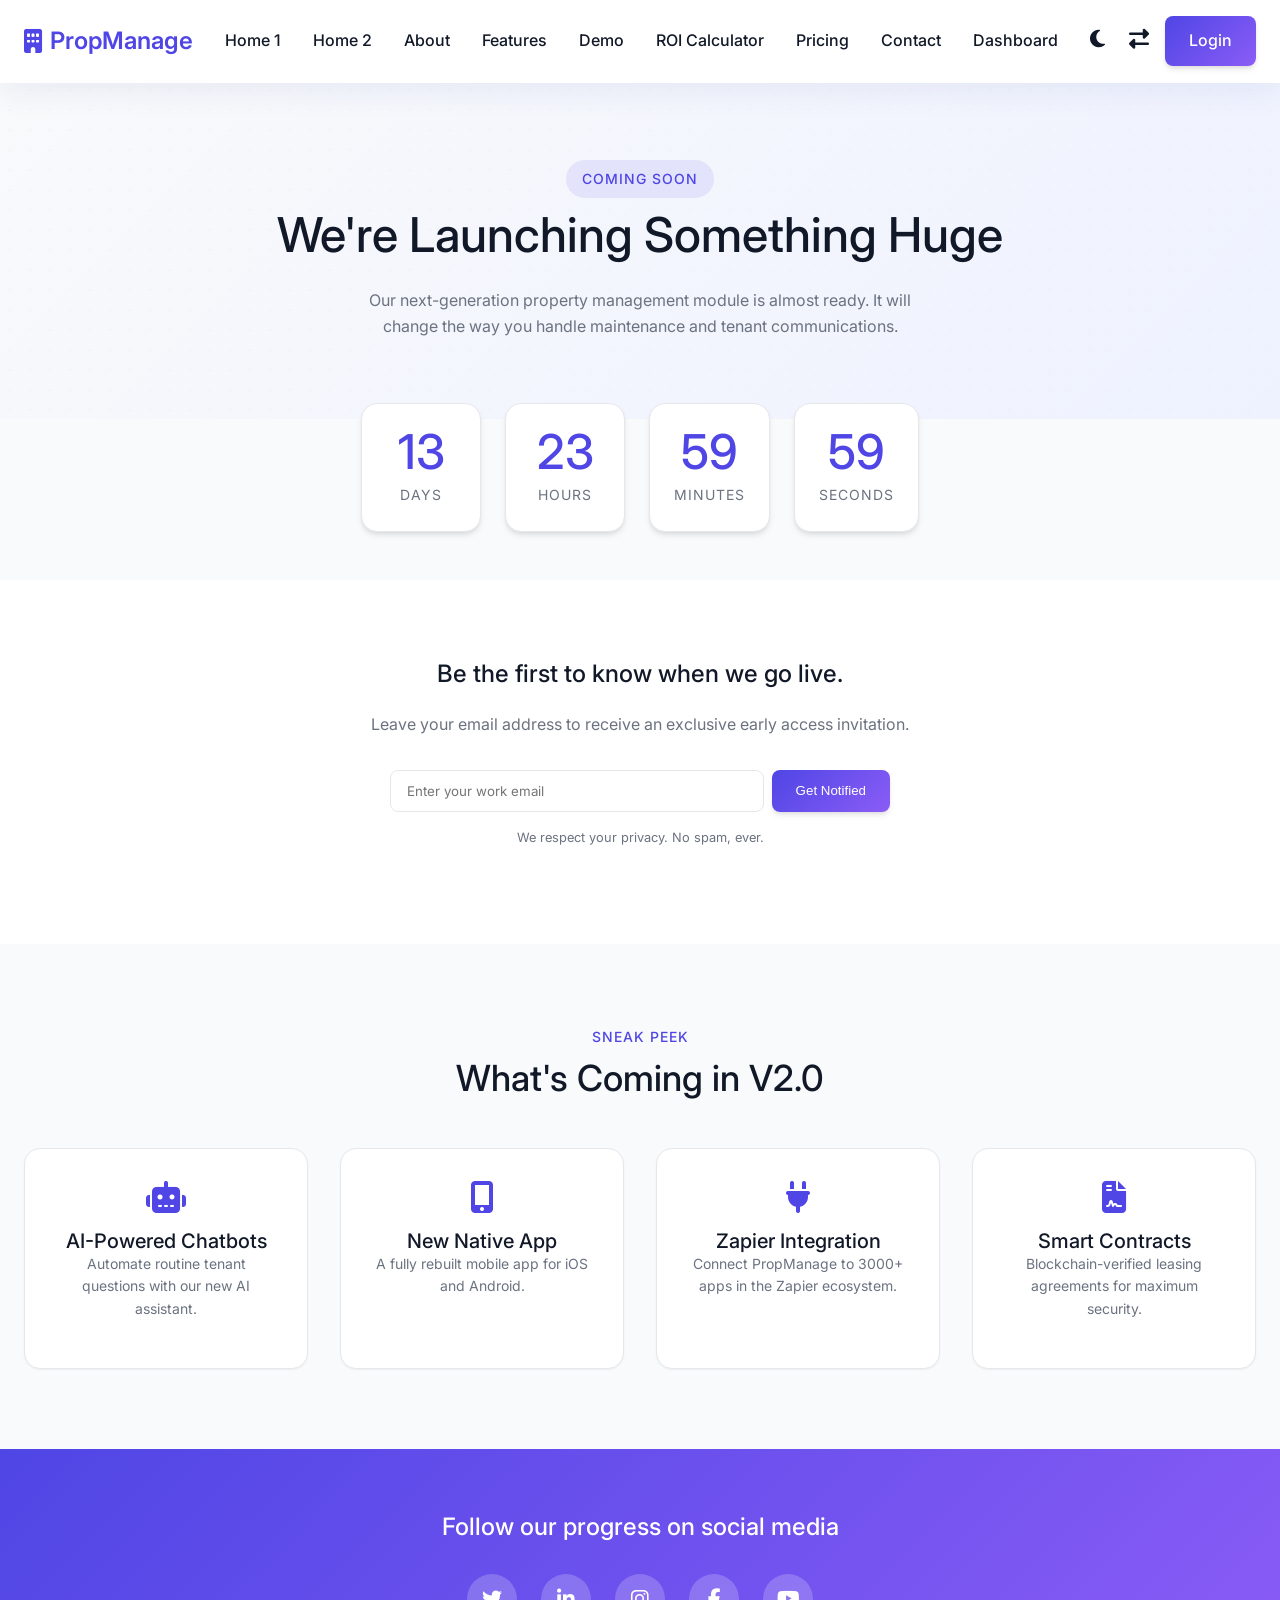
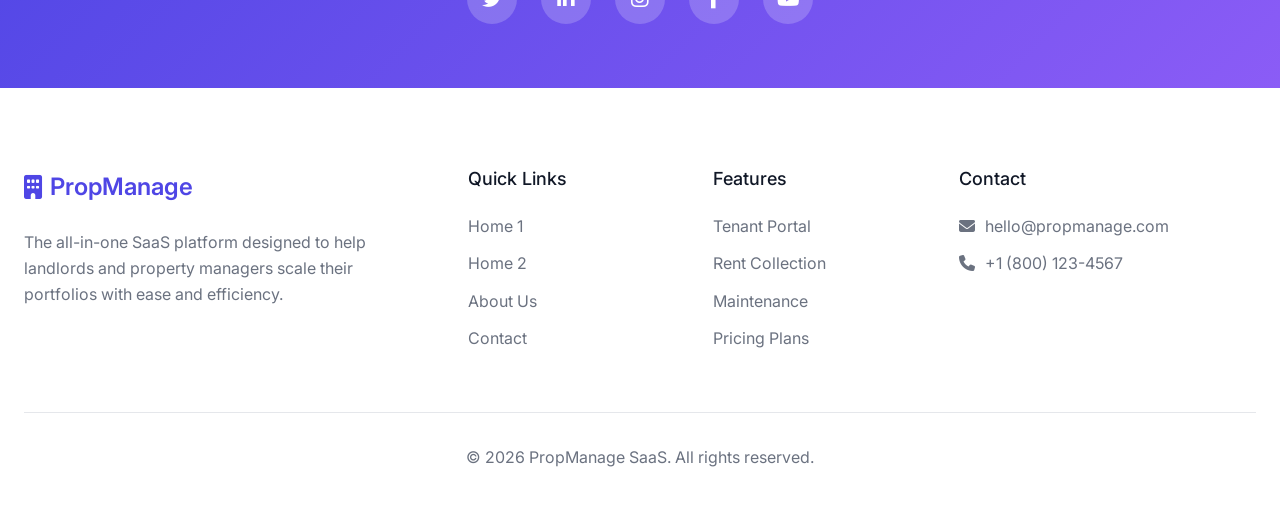
<file: coming-soon.html>
<!DOCTYPE html>
<html lang="en" dir="ltr">
<head>
    <meta charset="UTF-8">
    <meta name="viewport" content="width=device-width, initial-scale=1.0">
    <title>Coming Soon - PropManage SaaS</title>
    
    <link rel="stylesheet" href="https://cdnjs.cloudflare.com/ajax/libs/font-awesome/6.5.1/css/all.min.css">
    <link href="https://unpkg.com/aos@2.3.1/dist/aos.css" rel="stylesheet">
    <link rel="stylesheet" href="assets/css/style.css">
    <link rel="stylesheet" href="assets/css/dark-mode.css">
    <link rel="stylesheet" href="assets/css/rtl.css">

    <style>
        .cs-hero {
            padding: 10rem 0 5rem;
            text-align: center;
            background: linear-gradient(135deg, var(--bg-main) 0%, var(--primary-light) 100%);
            position: relative;
            overflow: hidden;
        }
        .cs-hero::after {
            content: '';
            position: absolute;
            top: 0; left: 0; right: 0; bottom: 0;
            background-image: radial-gradient(var(--border-color) 1px, transparent 1px);
            background-size: 20px 20px;
            opacity: 0.3;
            z-index: 0;
        }
        .cs-hero-content { position: relative; z-index: 1; }
        
        .countdown-container {
            display: flex;
            justify-content: center;
            gap: 1.5rem;
            margin: 3rem 0;
            flex-wrap: wrap;
        }
        .countdown-item {
            background: var(--bg-card);
            border: 1px solid var(--border-color);
            border-radius: var(--radius-lg);
            padding: 1.5rem;
            min-width: 120px;
            box-shadow: var(--shadow-md);
            text-align: center;
        }
        .countdown-item h3 {
            font-size: 3rem;
            color: var(--primary);
            margin: 0;
            line-height: 1;
        }
        .countdown-item span {
            color: var(--text-muted);
            font-size: 0.875rem;
            text-transform: uppercase;
            letter-spacing: 1px;
            display: block;
            margin-top: 0.5rem;
        }
        
        .subscription-section {
            padding: 5rem 0;
            background: var(--bg-card);
        }
        .subscribe-form {
            display: flex;
            max-width: 500px;
            margin: 0 auto;
            gap: 0.5rem;
        }
        .subscribe-form input { flex: 1; }
        
        .upcoming-features {
            padding: 5rem 0;
            background: var(--bg-main);
        }
        .feature-teaser {
            background: var(--bg-card);
            border-radius: var(--radius-lg);
            padding: 2rem;
            text-align: center;
            box-shadow: var(--shadow-sm);
            border: 1px solid var(--border-color);
            transition: var(--transition);
            height: 100%;
        }
        .feature-teaser:hover { transform: translateY(-5px); box-shadow: var(--shadow-md); }
        .feature-teaser i { font-size: 2rem; color: var(--primary); margin-bottom: 1rem; }
        
        .social-section {
            padding: 4rem 0;
            text-align: center;
            background: linear-gradient(135deg, var(--primary) 0%, var(--accent) 100%);
            color: white;
        }
        .social-section h3 { color: white; margin-bottom: 2rem; }
        .social-links {
            display: flex;
            justify-content: center;
            gap: 1.5rem;
        }
        .social-links a {
            width: 50px;
            height: 50px;
            background: rgba(255, 255, 255, 0.2);
            color: white;
            border-radius: 50%;
            display: flex;
            align-items: center;
            justify-content: center;
            font-size: 1.25rem;
            transition: var(--transition);
        }
        .social-links a:hover {
            background: white;
            color: var(--primary);
            transform: scale(1.1);
        }

        @media (max-width: 768px) {
            .subscribe-form { flex-direction: column; }
        }
    </style>
<link rel="icon" type="image/svg+xml" href="favicon.svg">
</head>
<body>

    <!-- Navbar -->
    <nav class="navbar glass-panel" style="border-radius: 0; border-top: none; border-left: none; border-right: none;">
        <div class="container d-flex justify-between align-center">
            <a href="index.html" class="logo"><i class="fas fa-building"></i> PropManage</a>
            <button class="mobile-menu-btn"><i class="fas fa-bars"></i></button>
                        <ul class="nav-links">
                <li><a href="index.html">Home 1</a></li>
                <li><a href="home-2.html">Home 2</a></li>
                <li><a href="about.html">About</a></li>
                <li><a href="features.html">Features</a></li>
                <li><a href="demo.html">Demo</a></li>
                <li><a href="roi-calculator.html">ROI Calculator</a></li>
                <li><a href="pricing.html">Pricing</a></li>
                <li><a href="contact.html">Contact</a></li>
                <li><a href="dashboard.html">Dashboard</a></li>
            </ul>
            <div class="nav-actions">
                <button id="theme-toggle" class="theme-toggle" aria-label="Toggle Dark Mode"><i class="fas fa-moon"></i></button>
                <button id="rtl-toggle" class="theme-toggle" aria-label="Toggle RTL" style="margin-left: 10px;"><i class="fas fa-exchange-alt"></i></button>
                <a href="login.html" class="btn btn-primary">Login</a>
            </div>
        </div>
    </nav>

    <!-- SECTION 1: Hero -->
    <header class="cs-hero">
        <div class="container cs-hero-content" data-aos="fade-up">
            <span class="subheading" style="background: rgba(79, 70, 229, 0.1); padding: 0.5rem 1rem; border-radius: 20px;">Coming Soon</span>
            <h1 class="mb-3 mt-3">We're Launching Something Huge</h1>
            <p style="max-width: 600px; margin: 0 auto;">Our next-generation property management module is almost ready. It will change the way you handle maintenance and tenant communications.</p>
        </div>
    </header>

    <!-- SECTION 2: Countdown Timer -->
    <section style="margin-top: -4rem; position: relative; z-index: 2;">
        <div class="container" data-aos="zoom-in">
            <div class="countdown-container">
                <div class="countdown-item">
                    <h3 id="days">00</h3>
                    <span>Days</span>
                </div>
                <div class="countdown-item">
                    <h3 id="hours">00</h3>
                    <span>Hours</span>
                </div>
                <div class="countdown-item">
                    <h3 id="minutes">00</h3>
                    <span>Minutes</span>
                </div>
                <div class="countdown-item">
                    <h3 id="seconds">00</h3>
                    <span>Seconds</span>
                </div>
            </div>
        </div>
    </section>

    <!-- SECTION 3: Email Subscription -->
    <section class="subscription-section">
        <div class="container text-center" data-aos="fade-up">
            <h3 class="mb-3">Be the first to know when we go live.</h3>
            <p class="mb-4">Leave your email address to receive an exclusive early access invitation.</p>
            
            <form class="subscribe-form">
                <input type="email" class="form-control" placeholder="Enter your work email" required>
                <button type="submit" class="btn btn-primary">Get Notified</button>
            </form>
            <p style="font-size: 0.8rem; color: var(--text-muted); margin-top: 1rem;">We respect your privacy. No spam, ever.</p>
        </div>
    </section>

    <!-- SECTION 4: Upcoming Features (4 Cards) -->
    <section class="upcoming-features">
        <div class="container">
            <div class="text-center mb-5" data-aos="fade-up">
                <span class="subheading">Sneak Peek</span>
                <h2>What's Coming in V2.0</h2>
            </div>
            
            <div class="grid-4">
                <div class="feature-teaser" data-aos="fade-up" data-aos-delay="100">
                    <i class="fas fa-robot"></i>
                    <h4>AI-Powered Chatbots</h4>
                    <p class="text-muted" style="font-size: 0.875rem;">Automate routine tenant questions with our new AI assistant.</p>
                </div>
                <div class="feature-teaser" data-aos="fade-up" data-aos-delay="200">
                    <i class="fas fa-mobile-alt"></i>
                    <h4>New Native App</h4>
                    <p class="text-muted" style="font-size: 0.875rem;">A fully rebuilt mobile app for iOS and Android.</p>
                </div>
                <div class="feature-teaser" data-aos="fade-up" data-aos-delay="300">
                    <i class="fas fa-plug"></i>
                    <h4>Zapier Integration</h4>
                    <p class="text-muted" style="font-size: 0.875rem;">Connect PropManage to 3000+ apps in the Zapier ecosystem.</p>
                </div>
                <div class="feature-teaser" data-aos="fade-up" data-aos-delay="400">
                    <i class="fas fa-file-contract"></i>
                    <h4>Smart Contracts</h4>
                    <p class="text-muted" style="font-size: 0.875rem;">Blockchain-verified leasing agreements for maximum security.</p>
                </div>
            </div>
        </div>
    </section>

    <!-- SECTION 5: Social Media Section -->
    <section class="social-section">
        <div class="container" data-aos="fade-up">
            <h3>Follow our progress on social media</h3>
            <div class="social-links">
                <a href="#"><i class="fab fa-twitter"></i></a>
                <a href="#"><i class="fab fa-linkedin-in"></i></a>
                <a href="#"><i class="fab fa-instagram"></i></a>
                <a href="#"><i class="fab fa-facebook-f"></i></a>
                <a href="#"><i class="fab fa-youtube"></i></a>
            </div>
        </div>
    </section>

    <!-- Footer -->
    <footer class="footer" style="border-top: none;">
        <div class="container">
            <div class="footer-grid">
                <div class="footer-col">
                    <a href="index.html" class="logo mb-3"><i class="fas fa-building"></i> PropManage</a>
                    <p>The all-in-one SaaS platform designed to help landlords and property managers scale their portfolios with ease and efficiency.</p>
                </div>
                <div class="footer-col">
                    <h4>Quick Links</h4>
                    <ul class="footer-links">
                        <li><a href="index.html">Home 1</a></li>
                        <li><a href="home-2.html">Home 2</a></li>
                        <li><a href="about.html">About Us</a></li>
                        <li><a href="contact.html">Contact</a></li>
                    </ul>
                </div>
                <div class="footer-col">
                    <h4>Features</h4>
                    <ul class="footer-links">
                        <li><a href="features.html">Tenant Portal</a></li>
                        <li><a href="features.html">Rent Collection</a></li>
                        <li><a href="features.html">Maintenance</a></li>
                        <li><a href="pricing.html">Pricing Plans</a></li>
                    </ul>
                </div>
                <div class="footer-col">
                    <h4>Contact</h4>
                    <ul class="footer-links">
                        <li><a href="mailto:hello@propmanage.com"><i class="fas fa-envelope" style="margin-right: 10px;"></i>hello@propmanage.com</a></li>
                        <li><a href="tel:+18001234567"><i class="fas fa-phone" style="margin-right: 10px;"></i>+1 (800) 123-4567</a></li>
                    </ul>
                </div>
            </div>
            <div class="footer-bottom">
                <p>&copy; 2026 PropManage SaaS. All rights reserved.</p>
            </div>
        </div>
    </footer>

    <script src="https://unpkg.com/aos@2.3.1/dist/aos.js"></script>
    <script src="assets/js/main.js"></script>
    <script>
        // Countdown Timer Logic
        const countDownDate = new Date().getTime() + (14 * 24 * 60 * 60 * 1000); // 14 days from now

        const x = setInterval(function() {
            const now = new Date().getTime();
            const distance = countDownDate - now;

            const days = Math.floor(distance / (1000 * 60 * 60 * 24));
            const hours = Math.floor((distance % (1000 * 60 * 60 * 24)) / (1000 * 60 * 60));
            const minutes = Math.floor((distance % (1000 * 60 * 60)) / (1000 * 60));
            const seconds = Math.floor((distance % (1000 * 60)) / 1000);

            document.getElementById("days").innerHTML = days < 10 ? "0" + days : days;
            document.getElementById("hours").innerHTML = hours < 10 ? "0" + hours : hours;
            document.getElementById("minutes").innerHTML = minutes < 10 ? "0" + minutes : minutes;
            document.getElementById("seconds").innerHTML = seconds < 10 ? "0" + seconds : seconds;

            if (distance < 0) {
                clearInterval(x);
                document.getElementById("days").innerHTML = "00";
                document.getElementById("hours").innerHTML = "00";
                document.getElementById("minutes").innerHTML = "00";
                document.getElementById("seconds").innerHTML = "00";
            }
        }, 1000);
    </script>
</body>
</html>
</file>
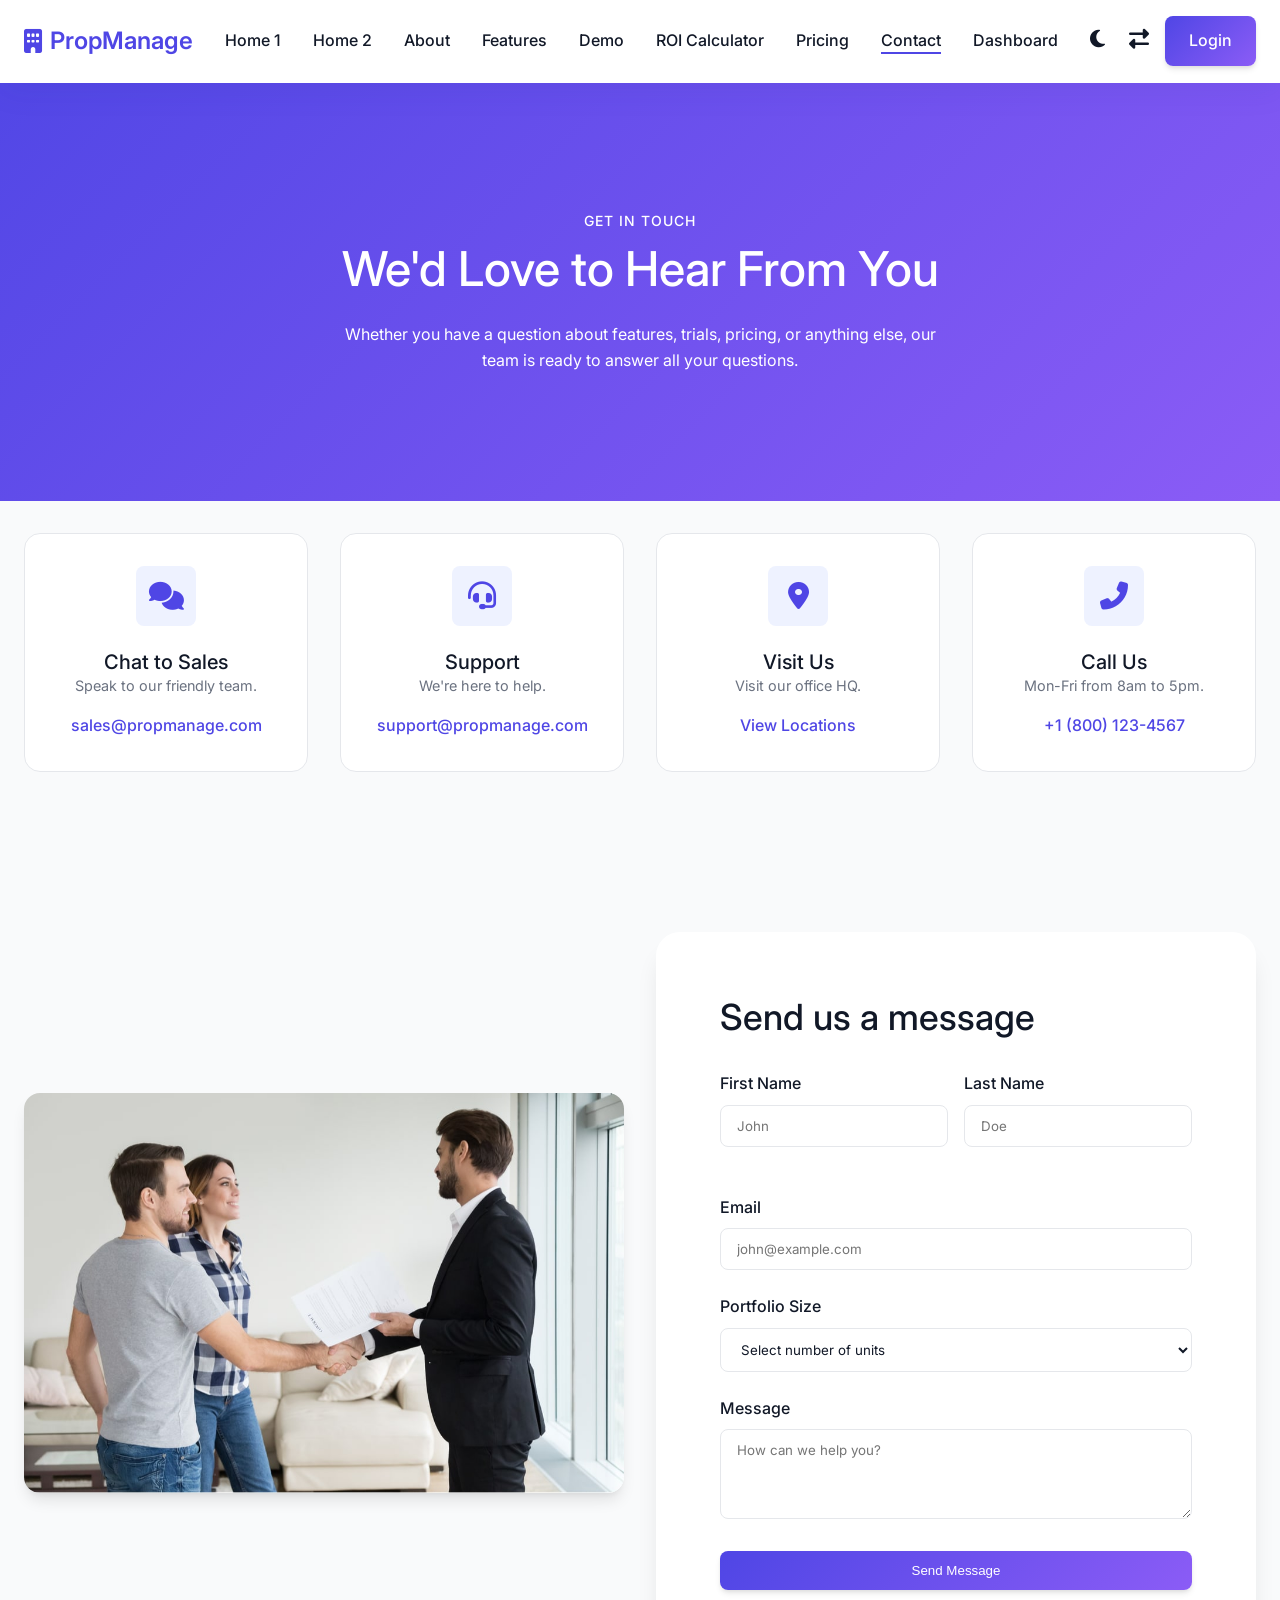
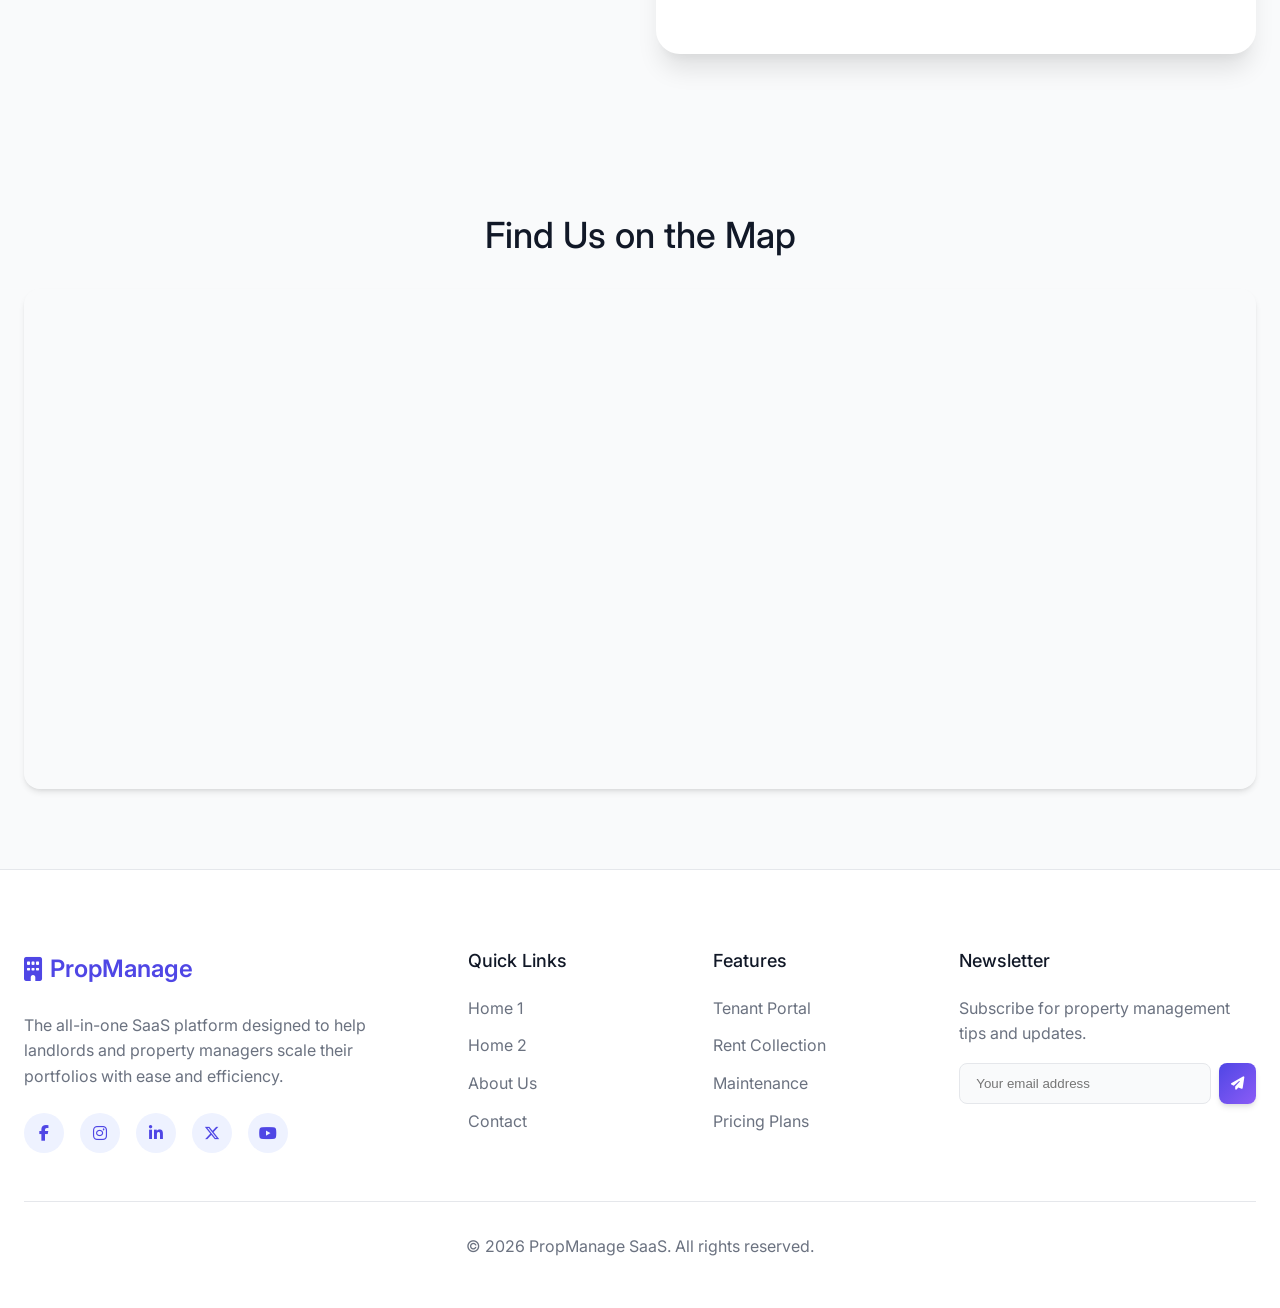
<file: contact.html>
<!DOCTYPE html>
<html lang="en" dir="ltr">
<head>
    <meta charset="UTF-8">
    <meta name="viewport" content="width=device-width, initial-scale=1.0">
    <title>Contact Us - PropManage SaaS</title>
    
    <link rel="stylesheet" href="https://cdnjs.cloudflare.com/ajax/libs/font-awesome/6.5.1/css/all.min.css">
    <link href="https://unpkg.com/aos@2.3.1/dist/aos.css" rel="stylesheet">
    <link rel="stylesheet" href="assets/css/style.css">
    <link rel="stylesheet" href="assets/css/dark-mode.css">
    <link rel="stylesheet" href="assets/css/rtl.css">

    <style>
        .contact-hero {
            padding: 13rem 0 8rem;
            background: linear-gradient(135deg, var(--primary) 0%, var(--accent) 100%);
            color: white;
            text-align: center;
        }
        .contact-hero h1, .contact-hero p, .contact-hero .subheading { color: white; }
        
        .contact-method-card {
            background: var(--bg-card);
            border: 1px solid var(--border-color);
            border-radius: var(--radius-lg);
            padding: 2rem;
            text-align: center;
            transition: var(--transition);
        }
        .contact-method-card:hover {
            border-color: var(--primary);
            transform: translateY(-5px);
            box-shadow: var(--shadow-md);
        }
        .contact-method-card:hover .card-icon {
            transform: scale(1.1) rotate(5deg);
            background: var(--primary);
            color: white;
        }
        
        .contact-form-wrapper {
            background: var(--bg-card);
            border-radius: var(--radius-xl);
            padding: 4rem;
            box-shadow: var(--shadow-xl);
        }
        
        .location-card {
            background: var(--bg-main);
            border-radius: var(--radius-lg);
            overflow: hidden;
            border: 1px solid var(--border-color);
        }
        .location-img {
            width: 100%;
            height: 200px;
            object-fit: cover;
        }
        .location-info {
            padding: 2rem;
        }
        
        .map-container {
            width: 100%;
            height: 500px;
            border-radius: var(--radius-lg);
            overflow: hidden;
            box-shadow: var(--shadow-md);
        }
    </style>
<link rel="icon" type="image/svg+xml" href="favicon.svg">
</head>
<body>

    <!-- Navbar -->
    <nav class="navbar glass-panel" style="border-radius: 0; border-top: none; border-left: none; border-right: none;">
        <div class="container d-flex justify-between align-center">
            <a href="index.html" class="logo"><i class="fas fa-building"></i> PropManage</a>
            <button class="mobile-menu-btn"><i class="fas fa-bars"></i></button>
                        <ul class="nav-links">
                <li><a href="index.html">Home 1</a></li>
                <li><a href="home-2.html">Home 2</a></li>
                <li><a href="about.html">About</a></li>
                <li><a href="features.html">Features</a></li>
                <li><a href="demo.html">Demo</a></li>
                <li><a href="roi-calculator.html">ROI Calculator</a></li>
                <li><a href="pricing.html">Pricing</a></li>
                <li><a href="contact.html" class="active">Contact</a></li>
                <li><a href="dashboard.html">Dashboard</a></li>
            </ul>
            <div class="nav-actions">
                <button id="theme-toggle" class="theme-toggle" aria-label="Toggle Dark Mode"><i class="fas fa-moon"></i></button>
                <button id="rtl-toggle" class="theme-toggle" aria-label="Toggle RTL" style="margin-left: 10px;"><i class="fas fa-exchange-alt"></i></button>
                <a href="login.html" class="btn btn-primary">Login</a>
            </div>
        </div>
    </nav>

    <!-- SECTION 1: Contact Hero -->
    <header class="contact-hero bg-pattern">
        <div class="container" data-aos="zoom-in">
            <span class="subheading">Get In Touch</span>
            <h1 class="mb-3">We'd Love to Hear From You</h1>
            <p style="max-width: 600px; margin: 0 auto;">Whether you have a question about features, trials, pricing, or anything else, our team is ready to answer all your questions.</p>
        </div>
    </header>

    <!-- SECTION 2: Contact Methods (4 Cards) -->
    <section class="py-section" style="margin-top: -3rem; position: relative; z-index: 2;">
        <div class="container">
            <div class="grid-4">
                <div class="contact-method-card" data-aos="fade-up" data-aos-delay="100">
                    <div class="card-icon" style="margin: 0 auto 1.5rem;"><i class="fas fa-comments"></i></div>
                    <h4>Chat to Sales</h4>
                    <p class="text-muted" style="font-size: 0.9rem;">Speak to our friendly team.</p>
                    <a href="mailto:sales@propmanage.com" style="font-weight: 500;">sales@propmanage.com</a>
                </div>
                <div class="contact-method-card" data-aos="fade-up" data-aos-delay="200">
                    <div class="card-icon" style="margin: 0 auto 1.5rem;"><i class="fas fa-headset"></i></div>
                    <h4>Support</h4>
                    <p class="text-muted" style="font-size: 0.9rem;">We're here to help.</p>
                    <a href="mailto:support@propmanage.com" style="font-weight: 500;">support@propmanage.com</a>
                </div>
                <div class="contact-method-card" data-aos="fade-up" data-aos-delay="300">
                    <div class="card-icon" style="margin: 0 auto 1.5rem;"><i class="fas fa-map-marker-alt"></i></div>
                    <h4>Visit Us</h4>
                    <p class="text-muted" style="font-size: 0.9rem;">Visit our office HQ.</p>
                    <a href="#locations" style="font-weight: 500;">View Locations</a>
                </div>
                <div class="contact-method-card" data-aos="fade-up" data-aos-delay="400">
                    <div class="card-icon" style="margin: 0 auto 1.5rem;"><i class="fas fa-phone-alt"></i></div>
                    <h4>Call Us</h4>
                    <p class="text-muted" style="font-size: 0.9rem;">Mon-Fri from 8am to 5pm.</p>
                    <a href="tel:+18001234567" style="font-weight: 500;">+1 (800) 123-4567</a>
                </div>
            </div>
        </div>
    </section>

    <!-- SECTION 3: Interactive Contact Form -->
    <section class="py-section bg-main">
        <div class="container">
            <div class="grid-2 align-center">
                <div data-aos="fade-right">
                    <img src="assets/images/contact.png" alt="Contact Us" style="border-radius: var(--radius-lg); box-shadow: var(--shadow-lg); max-width: 100%; display: block;">
                </div>
                <div data-aos="fade-left">
                    <div class="contact-form-wrapper">
                        <h2 class="mb-4">Send us a message</h2>
                        <form action="#">
                            <div class="grid-2 mb-3" style="gap: 1rem;">
                                <div class="form-group mb-0">
                                    <label class="form-label">First Name</label>
                                    <input type="text" class="form-control" placeholder="John" required>
                                </div>
                                <div class="form-group mb-0">
                                    <label class="form-label">Last Name</label>
                                    <input type="text" class="form-control" placeholder="Doe" required>
                                </div>
                            </div>
                            <div class="form-group mb-3">
                                <label class="form-label">Email</label>
                                <input type="email" class="form-control" placeholder="john@example.com" required>
                            </div>
                            <div class="form-group mb-3">
                                <label class="form-label">Portfolio Size</label>
                                <select class="form-control" required>
                                    <option value="" disabled selected>Select number of units</option>
                                    <option value="1-50">1 - 50 Units</option>
                                    <option value="51-200">51 - 200 Units</option>
                                    <option value="200+">200+ Units</option>
                                </select>
                            </div>
                            <div class="form-group mb-4">
                                <label class="form-label">Message</label>
                                <textarea class="form-control" rows="4" placeholder="How can we help you?" required></textarea>
                            </div>
                            <button type="submit" class="btn btn-primary" style="width: 100%;">Send Message</button>
                        </form>
                    </div>
                </div>
            </div>
        </div>
    </section>


    <!-- SECTION 5: Map Integration Area -->
    <section class="py-section bg-main">
        <div class="container" data-aos="fade-up">
            <div class="text-center mb-4">
                <h2>Find Us on the Map</h2>
            </div>
            <div class="map-container">
                <!-- Using a placeholder iframe for the map. For a real app, use Google Maps iframe -->
                <iframe src="https://www.google.com/maps/embed?pb=!1m18!1m12!1m3!1d110113.88279440669!2d-97.82226294747063!3d30.307462417757917!2m3!1f0!2f0!3f0!3m2!1i1024!2i768!4f13.1!3m3!1m2!1s0x8644b599a0cc032f%3A0x5d9b464bd469d57a!2sAustin%2C%20TX!5e0!3m2!1sen!2sus!4v1689100000000!5m2!1sen!2sus" width="100%" height="100%" style="border:0;" allowfullscreen="" loading="lazy" referrerpolicy="no-referrer-when-downgrade"></iframe>
            </div>
        </div>
    </section>

    <!-- Footer -->
    <footer class="footer">
        <div class="container">
            <div class="footer-grid">
                <div class="footer-col">
                    <a href="index.html" class="logo mb-3"><i class="fas fa-building"></i> PropManage</a>
                    <p>The all-in-one SaaS platform designed to help landlords and property managers scale their portfolios with ease and efficiency.</p>
                    <div class="social-icons">
                        <a href="#"><i class="fab fa-facebook-f"></i></a>
                        <a href="#"><i class="fab fa-instagram"></i></a>
                        <a href="#"><i class="fab fa-linkedin-in"></i></a>
                        <a href="#"><i class="fab fa-x-twitter"></i></a>
                        <a href="#"><i class="fab fa-youtube"></i></a>
                    </div>
                </div>
                <div class="footer-col">
                    <h4>Quick Links</h4>
                    <ul class="footer-links">
                        <li><a href="index.html">Home 1</a></li>
                        <li><a href="home-2.html">Home 2</a></li>
                        <li><a href="about.html">About Us</a></li>
                        <li><a href="contact.html" class="active">Contact</a></li>
                    </ul>
                </div>
                <div class="footer-col">
                    <h4>Features</h4>
                    <ul class="footer-links">
                        <li><a href="features.html">Tenant Portal</a></li>
                        <li><a href="features.html">Rent Collection</a></li>
                        <li><a href="features.html">Maintenance</a></li>
                        <li><a href="pricing.html">Pricing Plans</a></li>
                    </ul>
                </div>
                <div class="footer-col">
                    <h4>Newsletter</h4>
                    <p>Subscribe for property management tips and updates.</p>
                    <form class="newsletter-form">
                        <input type="email" placeholder="Your email address" required>
                        <button type="submit" class="btn btn-primary" style="padding: 0.75rem;"><i class="fas fa-paper-plane"></i></button>
                    </form>
                </div>
            </div>
            <div class="footer-bottom">
                <p>&copy; 2026 PropManage SaaS. All rights reserved.</p>
            </div>
        </div>
    </footer>

    <script src="https://unpkg.com/aos@2.3.1/dist/aos.js"></script>
    <script src="assets/js/main.js"></script>
</body>
</html>
</file>
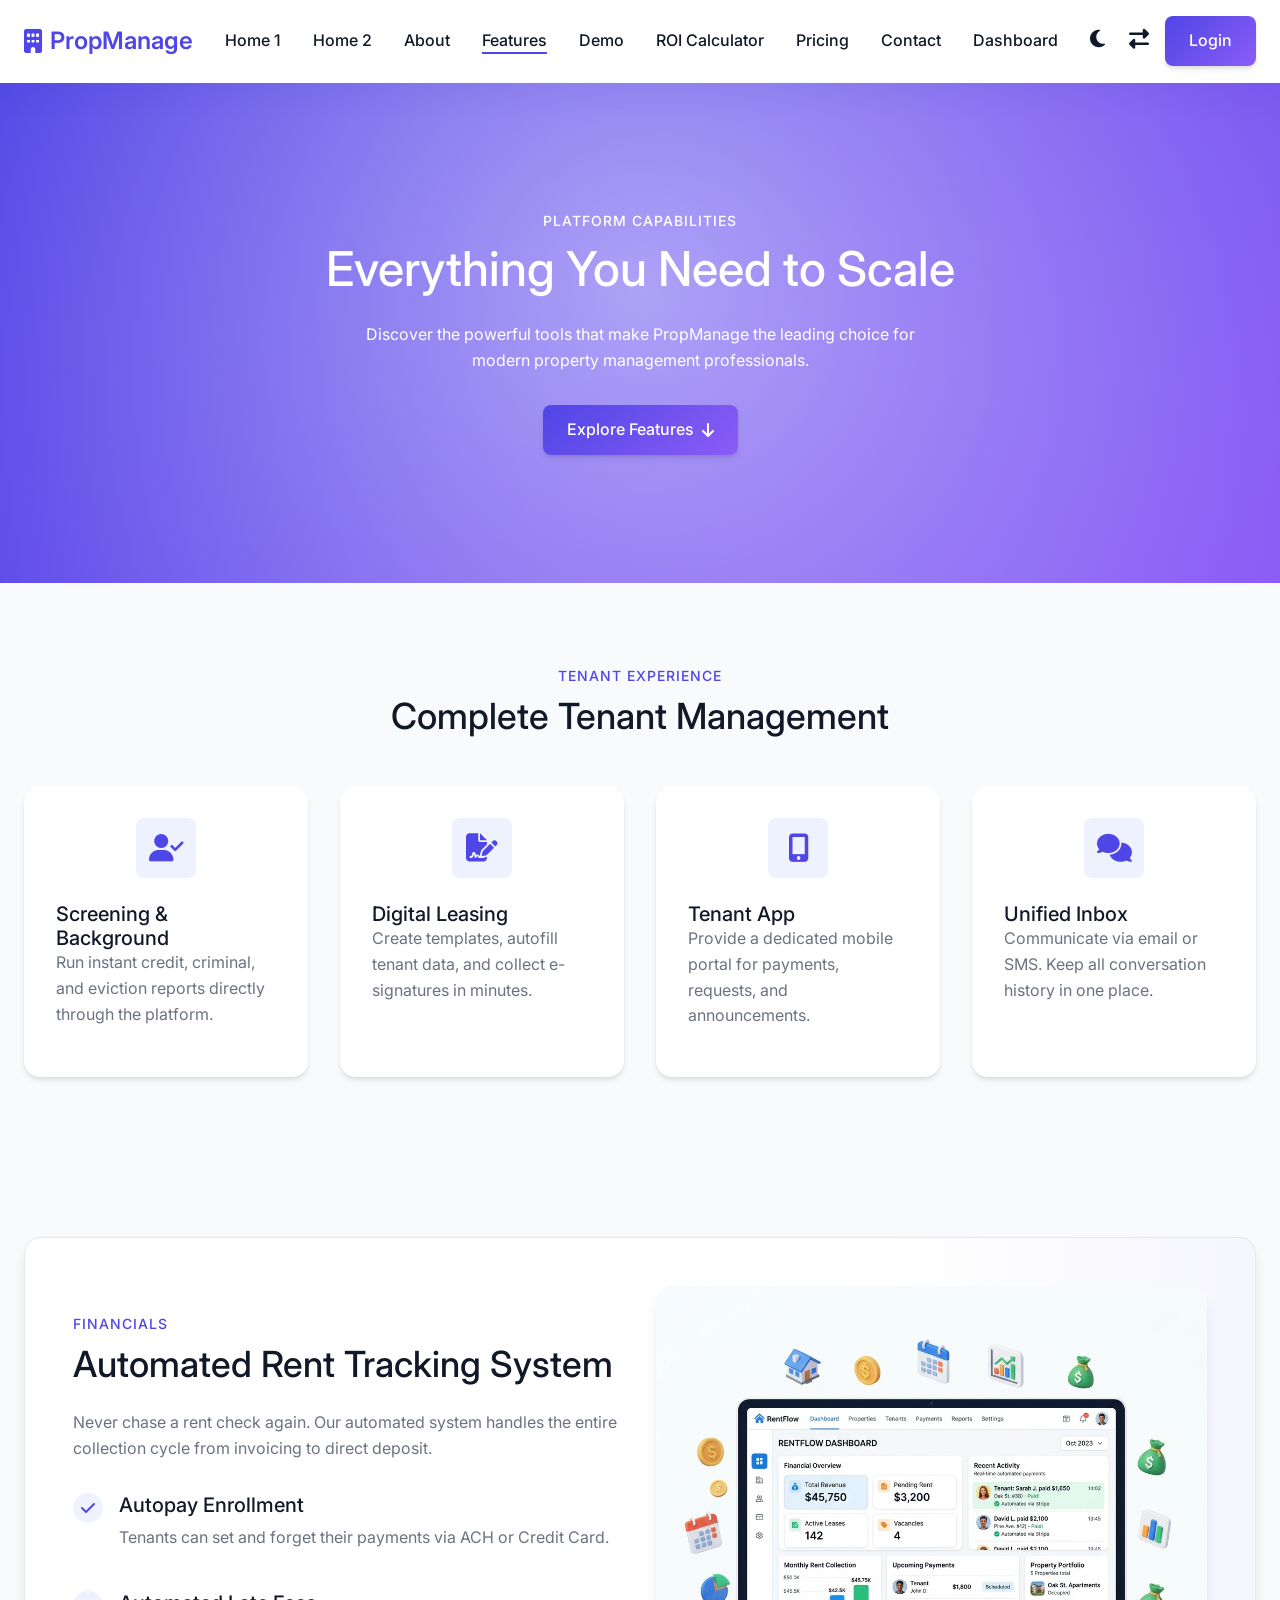
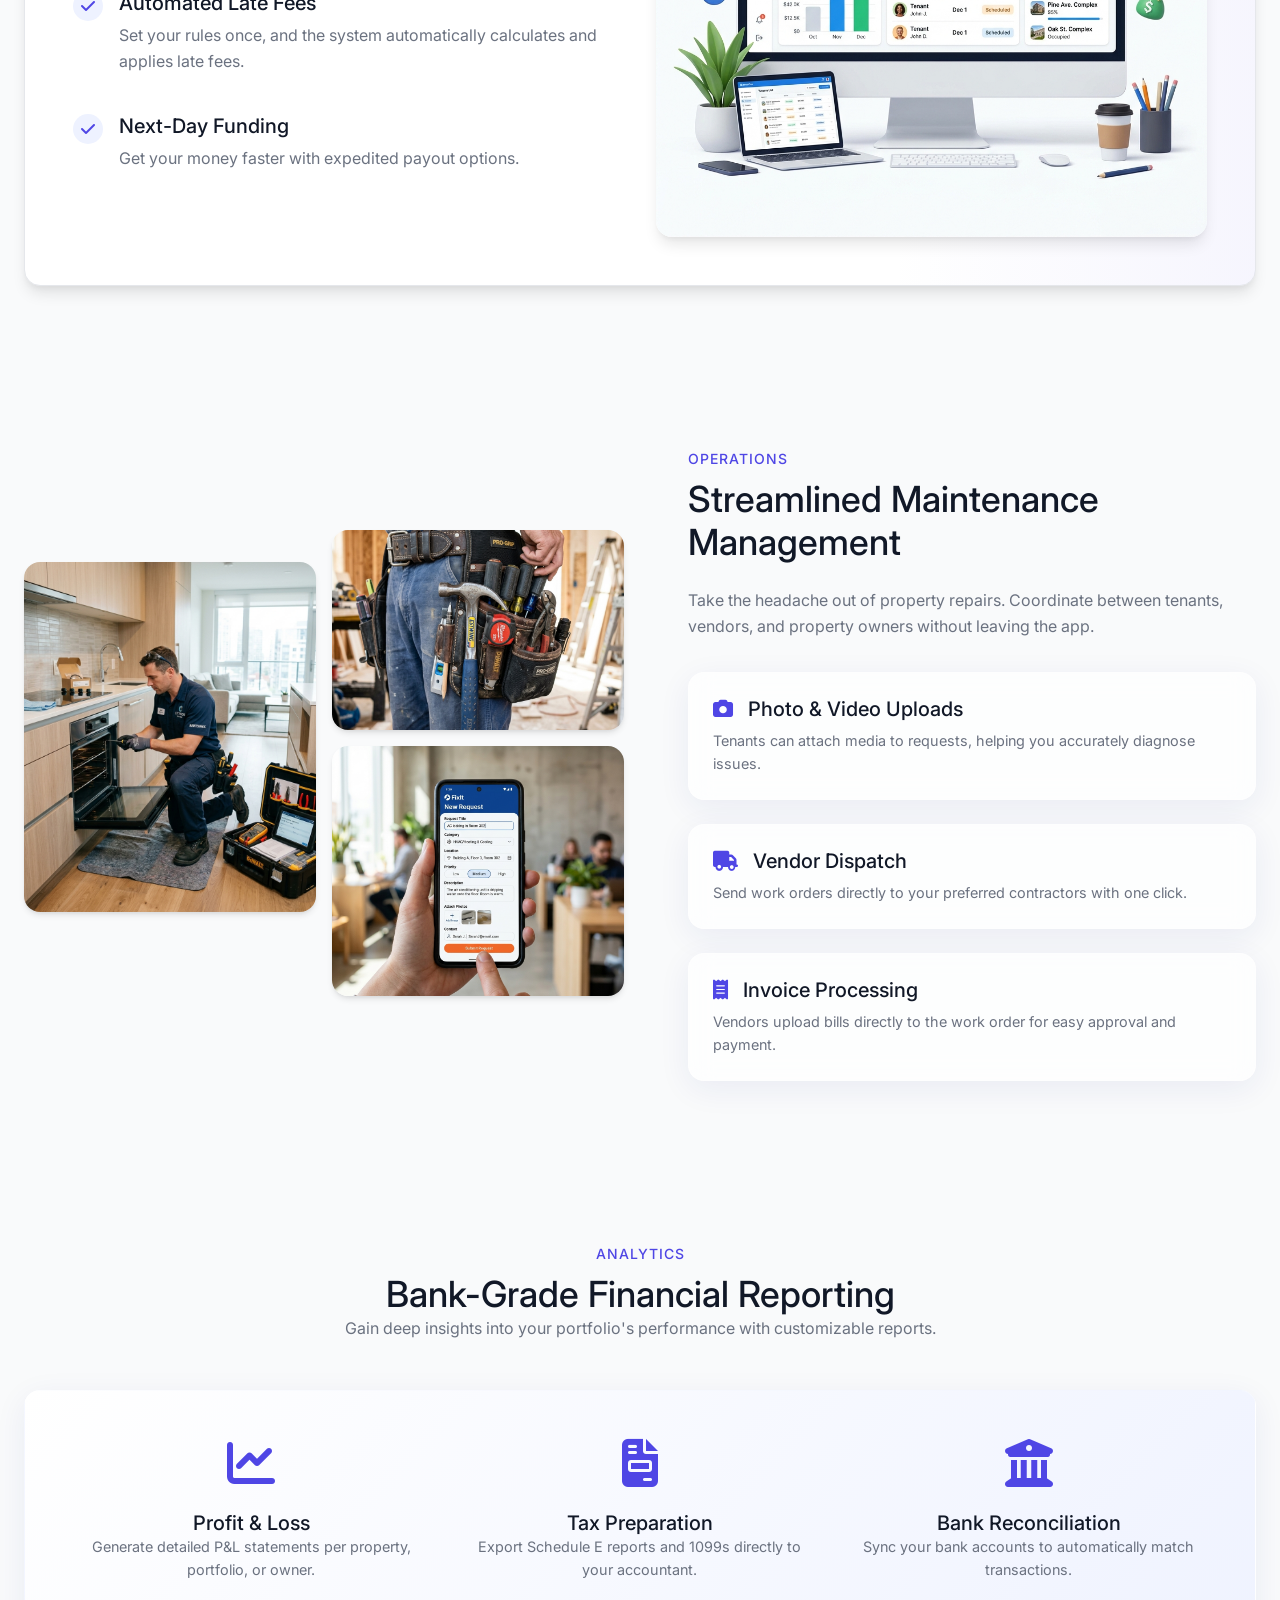
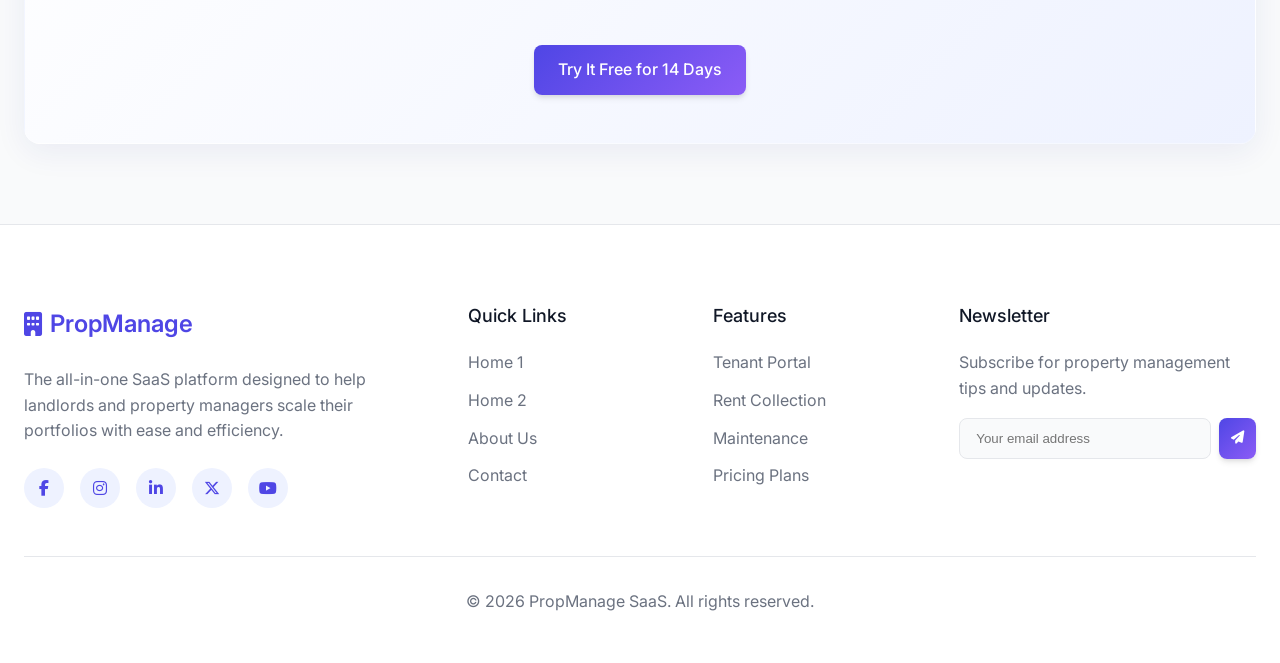
<file: features.html>
<!DOCTYPE html>
<html lang="en" dir="ltr">

<head>
    <meta charset="UTF-8">
    <meta name="viewport" content="width=device-width, initial-scale=1.0">
    <title>Features - PropManage SaaS</title>

    <link rel="stylesheet" href="https://cdnjs.cloudflare.com/ajax/libs/font-awesome/6.5.1/css/all.min.css">
    <link href="https://unpkg.com/aos@2.3.1/dist/aos.css" rel="stylesheet">
    <link rel="stylesheet" href="assets/css/style.css">
    <link rel="stylesheet" href="assets/css/dark-mode.css">
    <link rel="stylesheet" href="assets/css/rtl.css">

    <style>
        .features-hero {
            padding: 13rem 0 8rem;
            background: linear-gradient(135deg, var(--primary) 0%, var(--accent) 100%);
            color: white;
            text-align: center;
            position: relative;
            overflow: hidden;
        }

        .features-hero h1,
        .features-hero p,
        .features-hero .subheading {
            color: white;
        }

        .features-hero::before {
            content: '';
            position: absolute;
            top: -50%;
            left: -50%;
            width: 200%;
            height: 200%;
            background: radial-gradient(circle, var(--primary-light) 0%, transparent 50%);
            z-index: 0;
            opacity: 0.5;
        }

        .hero-content-inner {
            position: relative;
            z-index: 1;
        }

        .feature-showcase {
            background: var(--bg-card);
            border-radius: var(--radius-lg);
            padding: 3rem;
            box-shadow: var(--shadow-lg);
            border: 1px solid var(--border-color);
            position: relative;
            overflow: hidden;
        }

        .feature-showcase::after {
            content: '';
            position: absolute;
            right: 0;
            top: 0;
            bottom: 0;
            width: 30%;
            background: linear-gradient(90deg, transparent, rgba(79, 70, 229, 0.05));
            z-index: 0;
        }

        .feature-list {
            list-style: none;
            padding: 0;
        }

        .feature-list li {
            display: flex;
            align-items: flex-start;
            margin-bottom: 1.5rem;
        }

        .feature-list .icon {
            width: 30px;
            height: 30px;
            background: var(--primary-light);
            color: var(--primary);
            border-radius: 50%;
            display: flex;
            align-items: center;
            justify-content: center;
            margin-right: 1rem;
            flex-shrink: 0;
        }

        [data-theme="dark"] .financial-panel {
            background: var(--bg-card) !important;
        }
        [data-theme="dark"] .financial-panel h4,
        [data-theme="dark"] .financial-panel p {
            color: #ffffff !important;
        }
    </style>
    <link rel="icon" type="image/svg+xml" href="favicon.svg">
</head>

<body>

    <!-- Navbar -->
    <nav class="navbar glass-panel" style="border-radius: 0; border-top: none; border-left: none; border-right: none;">
        <div class="container d-flex justify-between align-center">
            <a href="index.html" class="logo"><i class="fas fa-building"></i> PropManage</a>
            <button class="mobile-menu-btn"><i class="fas fa-bars"></i></button>
            <ul class="nav-links">
                <li><a href="index.html">Home 1</a></li>
                <li><a href="home-2.html">Home 2</a></li>
                <li><a href="about.html">About</a></li>
                <li><a href="features.html" class="active">Features</a></li>
                <li><a href="demo.html">Demo</a></li>
                <li><a href="roi-calculator.html">ROI Calculator</a></li>
                <li><a href="pricing.html">Pricing</a></li>
                <li><a href="contact.html">Contact</a></li>
                <li><a href="dashboard.html">Dashboard</a></li>
            </ul>
            <div class="nav-actions">
                <button id="theme-toggle" class="theme-toggle" aria-label="Toggle Dark Mode"><i
                        class="fas fa-moon"></i></button>
                <button id="rtl-toggle" class="theme-toggle" aria-label="Toggle RTL" style="margin-left: 10px;"><i
                        class="fas fa-exchange-alt"></i></button>
                <a href="login.html" class="btn btn-primary">Login</a>
            </div>
        </div>
    </nav>

    <!-- SECTION 1: Features Hero -->
    <header class="features-hero">
        <div class="container hero-content-inner" data-aos="fade-up">
            <span class="subheading">Platform Capabilities</span>
            <h1 class="mb-3">Everything You Need to Scale</h1>
            <p style="max-width: 600px; margin: 0 auto 2rem;">Discover the powerful tools that make PropManage the
                leading choice for modern property management professionals.</p>
            <a href="#tenant-management" class="btn btn-primary">Explore Features <i class="fas fa-arrow-down"></i></a>
        </div>
    </header>

    <!-- SECTION 2: Tenant Management (4 Cards) -->
    <section id="tenant-management" class="py-section bg-main">
        <div class="container">
            <div class="text-center mb-5" data-aos="fade-up">
                <span class="subheading">Tenant Experience</span>
                <h2>Complete Tenant Management</h2>
            </div>

            <div class="grid-4">
                <div class="card-3d" data-aos="fade-up" data-aos-delay="100">
                    <div class="card-icon" style="margin: 0 auto 1.5rem auto;"><i class="fas fa-user-check"></i></div>
                    <h4>Screening & Background</h4>
                    <p>Run instant credit, criminal, and eviction reports directly through the platform.</p>
                </div>
                <div class="card-3d" data-aos="fade-up" data-aos-delay="200">
                    <div class="card-icon" style="margin: 0 auto 1.5rem auto;"><i class="fas fa-file-signature"></i>
                    </div>
                    <h4>Digital Leasing</h4>
                    <p>Create templates, autofill tenant data, and collect e-signatures in minutes.</p>
                </div>
                <div class="card-3d" data-aos="fade-up" data-aos-delay="300">
                    <div class="card-icon" style="margin: 0 auto 1.5rem auto;"><i class="fas fa-mobile-alt"></i></div>
                    <h4>Tenant App</h4>
                    <p>Provide a dedicated mobile portal for payments, requests, and announcements.</p>
                </div>
                <div class="card-3d" data-aos="fade-up" data-aos-delay="400">
                    <div class="card-icon" style="margin: 0 auto 1.5rem auto;"><i class="fas fa-comments"></i></div>
                    <h4>Unified Inbox</h4>
                    <p>Communicate via email or SMS. Keep all conversation history in one place.</p>
                </div>
            </div>
        </div>
    </section>

    <!-- SECTION 3: Rent Tracking System -->
    <section class="py-section">
        <div class="container">
            <div class="feature-showcase">
                <div class="grid-2 align-center">
                    <div data-aos="fade-right" style="position: relative; z-index: 1;">
                        <span class="subheading">Financials</span>
                        <h2 class="mb-3">Automated Rent Tracking System</h2>
                        <p class="mb-4">Never chase a rent check again. Our automated system handles the entire
                            collection cycle from invoicing to direct deposit.</p>

                        <ul class="feature-list">
                            <li>
                                <div class="icon"><i class="fas fa-check"></i></div>
                                <div>
                                    <h4 class="mb-1">Autopay Enrollment</h4>
                                    <p class="text-muted">Tenants can set and forget their payments via ACH or Credit
                                        Card.</p>
                                </div>
                            </li>
                            <li>
                                <div class="icon"><i class="fas fa-check"></i></div>
                                <div>
                                    <h4 class="mb-1">Automated Late Fees</h4>
                                    <p class="text-muted">Set your rules once, and the system automatically calculates
                                        and applies late fees.</p>
                                </div>
                            </li>
                            <li>
                                <div class="icon"><i class="fas fa-check"></i></div>
                                <div>
                                    <h4 class="mb-1">Next-Day Funding</h4>
                                    <p class="text-muted">Get your money faster with expedited payout options.</p>
                                </div>
                            </li>
                        </ul>
                    </div>
                    <div data-aos="fade-left" class="text-center" style="position: relative; z-index: 1;">
                        <img src="assets/images/rent_tracking_dashboard.png" alt="Rent Tracking Dashboard"
                            style="border-radius: var(--radius-lg); box-shadow: var(--shadow-lg); width: 100%; max-width: 600px;">
                    </div>
                </div>
            </div>
        </div>
    </section>

    <!-- SECTION 4: Maintenance Management System -->
    <section class="py-section bg-main">
        <div class="container">
            <div class="grid-2 align-center">
                <div data-aos="fade-right">
                    <div style="display: grid; grid-template-columns: 1fr 1fr; gap: 1rem;">
                        <div style="display: flex; flex-direction: column; gap: 1rem; margin-top: 2rem;">
                            <img src="assets/images/maintenance_1.png" alt="Maintenance Worker"
                                style="border-radius: var(--radius-lg); width: 100%; height: 350px; object-fit: cover; box-shadow: var(--shadow-md);">
                        </div>
                        <div style="display: flex; flex-direction: column; gap: 1rem;">
                            <img src="assets/images/maintenance_2.png" alt="Maintenance Tools"
                                style="border-radius: var(--radius-lg); width: 100%; height: 200px; object-fit: cover; box-shadow: var(--shadow-md);">
                            <img src="assets/images/maintenance_3.png" alt="Maintenance App"
                                style="border-radius: var(--radius-lg); width: 100%; height: 250px; object-fit: cover; box-shadow: var(--shadow-md);">
                        </div>
                    </div>
                </div>
                <div data-aos="fade-left" style="padding-left: 2rem;">
                    <span class="subheading">Operations</span>
                    <h2 class="mb-3">Streamlined Maintenance Management</h2>
                    <p class="mb-4">Take the headache out of property repairs. Coordinate between tenants, vendors, and
                        property owners without leaving the app.</p>

                    <div class="glass-panel mb-3" style="padding: 1.5rem;">
                        <h4 class="mb-1"><i class="fas fa-camera"
                                style="color: var(--primary); margin-right: 10px;"></i> Photo & Video Uploads</h4>
                        <p style="margin:0; font-size: 0.9rem;">Tenants can attach media to requests, helping you
                            accurately diagnose issues.</p>
                    </div>
                    <div class="glass-panel mb-3" style="padding: 1.5rem;">
                        <h4 class="mb-1"><i class="fas fa-truck" style="color: var(--primary); margin-right: 10px;"></i>
                            Vendor Dispatch</h4>
                        <p style="margin:0; font-size: 0.9rem;">Send work orders directly to your preferred contractors
                            with one click.</p>
                    </div>
                    <div class="glass-panel" style="padding: 1.5rem;">
                        <h4 class="mb-1"><i class="fas fa-receipt"
                                style="color: var(--primary); margin-right: 10px;"></i> Invoice Processing</h4>
                        <p style="margin:0; font-size: 0.9rem;">Vendors upload bills directly to the work order for easy
                            approval and payment.</p>
                    </div>
                </div>
            </div>
        </div>
    </section>

    <!-- SECTION 5: Financial Reporting Features -->
    <section class="py-section">
        <div class="container">
            <div class="text-center mb-5" data-aos="fade-up">
                <span class="subheading">Analytics</span>
                <h2>Bank-Grade Financial Reporting</h2>
                <p>Gain deep insights into your portfolio's performance with customizable reports.</p>
            </div>

            <div class="glass-panel financial-panel"
                style="padding: 3rem; background: linear-gradient(135deg, var(--bg-card) 0%, var(--primary-light) 100%);">
                <div class="grid-3" data-aos="zoom-in">
                    <div class="text-center">
                        <i class="fas fa-chart-line fa-3x mb-3" style="color: var(--primary);"></i>
                        <h4>Profit & Loss</h4>
                        <p style="font-size: 0.9rem;">Generate detailed P&L statements per property, portfolio, or
                            owner.</p>
                    </div>
                    <div class="text-center">
                        <i class="fas fa-file-invoice fa-3x mb-3" style="color: var(--primary);"></i>
                        <h4>Tax Preparation</h4>
                        <p style="font-size: 0.9rem;">Export Schedule E reports and 1099s directly to your accountant.
                        </p>
                    </div>
                    <div class="text-center">
                        <i class="fas fa-university fa-3x mb-3" style="color: var(--primary);"></i>
                        <h4>Bank Reconciliation</h4>
                        <p style="font-size: 0.9rem;">Sync your bank accounts to automatically match transactions.</p>
                    </div>
                </div>
                <div class="text-center mt-5">
                    <a href="register.html" class="btn btn-primary">Try It Free for 14 Days</a>
                </div>
            </div>
        </div>
    </section>

    <!-- Footer -->
    <footer class="footer">
        <div class="container">
            <div class="footer-grid">
                <div class="footer-col">
                    <a href="index.html" class="logo mb-3"><i class="fas fa-building"></i> PropManage</a>
                    <p>The all-in-one SaaS platform designed to help landlords and property managers scale their
                        portfolios with ease and efficiency.</p>
                    <div class="social-icons">
                        <a href="#"><i class="fab fa-facebook-f"></i></a>
                        <a href="#"><i class="fab fa-instagram"></i></a>
                        <a href="#"><i class="fab fa-linkedin-in"></i></a>
                        <a href="#"><i class="fab fa-x-twitter"></i></a>
                        <a href="#"><i class="fab fa-youtube"></i></a>
                    </div>
                </div>
                <div class="footer-col">
                    <h4>Quick Links</h4>
                    <ul class="footer-links">
                        <li><a href="index.html">Home 1</a></li>
                        <li><a href="home-2.html">Home 2</a></li>
                        <li><a href="about.html">About Us</a></li>
                        <li><a href="contact.html">Contact</a></li>
                    </ul>
                </div>
                <div class="footer-col">
                    <h4>Features</h4>
                    <ul class="footer-links">
                        <li><a href="features.html" class="active">Tenant Portal</a></li>
                        <li><a href="features.html" class="active">Rent Collection</a></li>
                        <li><a href="features.html" class="active">Maintenance</a></li>
                        <li><a href="pricing.html">Pricing Plans</a></li>
                    </ul>
                </div>
                <div class="footer-col">
                    <h4>Newsletter</h4>
                    <p>Subscribe for property management tips and updates.</p>
                    <form class="newsletter-form">
                        <input type="email" placeholder="Your email address" required>
                        <button type="submit" class="btn btn-primary" style="padding: 0.75rem;"><i
                                class="fas fa-paper-plane"></i></button>
                    </form>
                </div>
            </div>
            <div class="footer-bottom">
                <p>&copy; 2026 PropManage SaaS. All rights reserved.</p>
            </div>
        </div>
    </footer>

    <script src="https://unpkg.com/aos@2.3.1/dist/aos.js"></script>
    <script src="assets/js/main.js"></script>
</body>

</html>
</file>
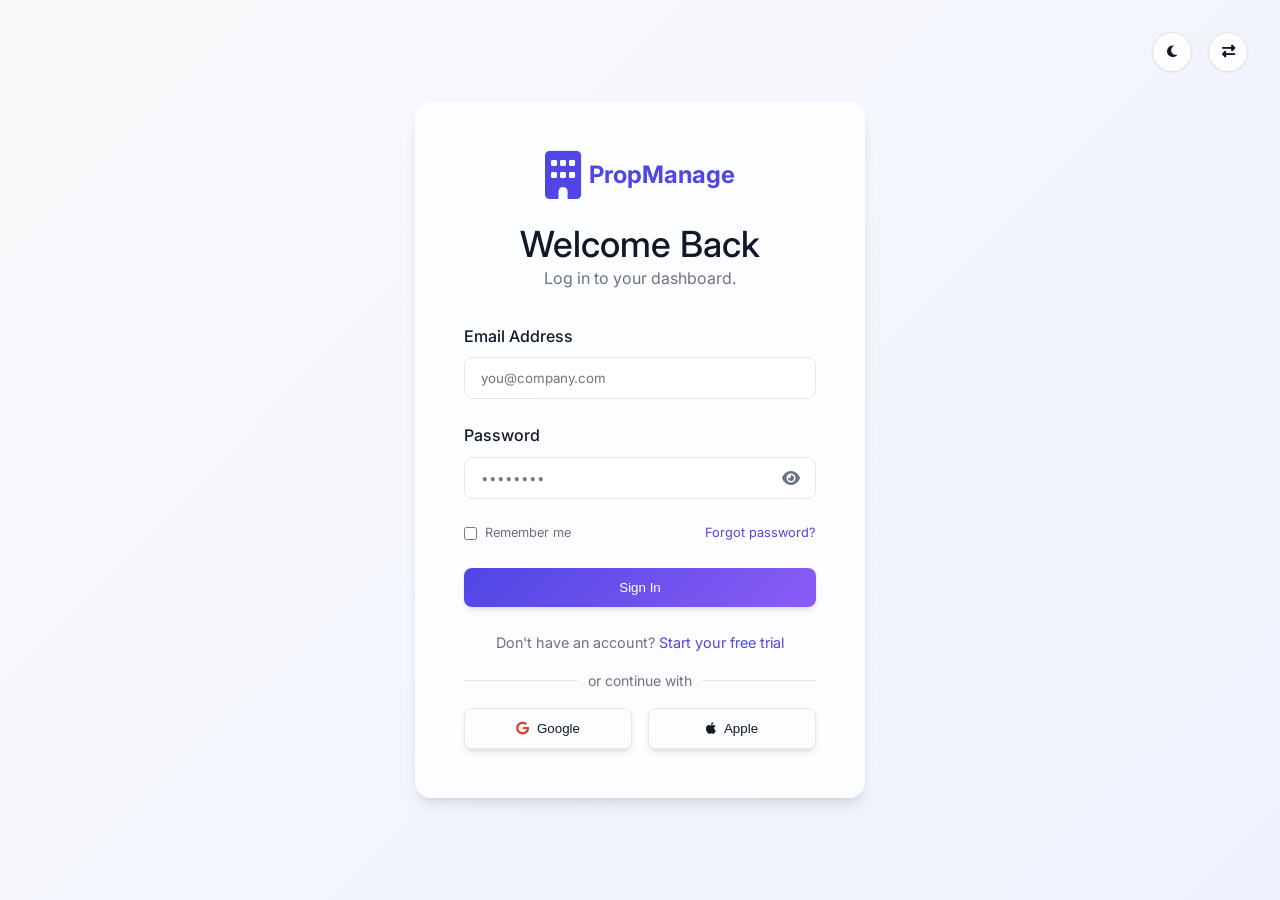
<file: login.html>
<!DOCTYPE html>
<html lang="en" dir="ltr">
<head>
    <meta charset="UTF-8">
    <meta name="viewport" content="width=device-width, initial-scale=1.0">
    <title>Login - PropManage SaaS</title>
    
    <link rel="stylesheet" href="https://cdnjs.cloudflare.com/ajax/libs/font-awesome/6.5.1/css/all.min.css">
    <link href="https://unpkg.com/aos@2.3.1/dist/aos.css" rel="stylesheet">
    <link rel="stylesheet" href="assets/css/style.css">
    <link rel="stylesheet" href="assets/css/dark-mode.css">
    <link rel="stylesheet" href="assets/css/rtl.css">

    <style>
        body {
            min-height: 100vh;
            display: flex;
            align-items: center;
            justify-content: center;
            background: linear-gradient(135deg, var(--bg-main) 0%, var(--primary-light) 100%);
            padding: 1rem;
            box-sizing: border-box;
        }
        
        .glass-login-card {
            position: relative;
            background: rgba(255, 255, 255, 0.8);
            backdrop-filter: blur(16px);
            -webkit-backdrop-filter: blur(16px);
            border: 1px solid rgba(255, 255, 255, 0.3);
            border-radius: var(--radius-lg);
            padding: 3rem;
            box-shadow: var(--shadow-lg);
            width: 100%;
            max-width: 450px;
        }

        @media (max-width: 480px) {
            .glass-login-card {
                padding: 2.5rem 1.5rem;
                margin-top: 3.5rem;
            }
            .top-toggles {
                top: 1rem !important;
                right: 1rem !important;
                gap: 0.5rem !important;
            }
            .top-toggle-btn {
                width: 35px !important;
                height: 35px !important;
            }
            .logo span {
                font-size: 1.25rem !important;
            }
        }
        
        @media (min-width: 768px) {
            .top-toggles {
                position: fixed !important;
                top: 2rem !important;
                right: 2rem !important;
            }
        }
        
        [data-theme="dark"] .glass-login-card {
            background: rgba(30, 41, 59, 0.8);
            border: 1px solid rgba(255, 255, 255, 0.1);
        }
        
        [data-theme="dark"] .social-btn {
            border: 1px solid rgba(255, 255, 255, 0.2) !important;
        }
        
        [data-theme="dark"] .top-toggle-btn {
            background: rgba(30, 41, 59, 0.8) !important;
            border-color: rgba(255, 255, 255, 0.1) !important;
        }
    </style>
<link rel="icon" type="image/svg+xml" href="favicon.svg">
</head>
<body>

    <!-- Theme & RTL Toggles (Top Right of Page) -->
    <div class="top-toggles" style="position: absolute; top: 1.5rem; right: 1.5rem; display: flex; gap: 1rem; z-index: 10;">
        <button id="theme-toggle" class="icon-btn top-toggle-btn" aria-label="Toggle Dark Mode" style="background: rgba(255, 255, 255, 0.8); backdrop-filter: blur(8px); width: 40px; height: 40px; border-radius: 50%; display: flex; align-items: center; justify-content: center; box-shadow: var(--shadow-sm); border: 1px solid rgba(0,0,0,0.1); cursor: pointer; color: var(--text-color);"><i class="fas fa-moon"></i></button>
        <button id="rtl-toggle" class="icon-btn top-toggle-btn" aria-label="Toggle RTL" style="background: rgba(255, 255, 255, 0.8); backdrop-filter: blur(8px); width: 40px; height: 40px; border-radius: 50%; display: flex; align-items: center; justify-content: center; box-shadow: var(--shadow-sm); border: 1px solid rgba(0,0,0,0.1); cursor: pointer; color: var(--text-color);"><i class="fas fa-exchange-alt"></i></button>
    </div>

    <div class="glass-login-card" data-aos="fade-up">

        <div class="text-center mb-4">
            <a href="index.html" class="logo justify-center mb-3" style="display: flex; align-items: center; gap: 0.5rem; text-decoration: none; color: var(--primary);">
                <i class="fas fa-building fa-2x"></i>
                <span style="font-size: 1.5rem; font-weight: bold;">PropManage</span>
            </a>
            <h2>Welcome Back</h2>
            <p>Log in to your dashboard.</p>
        </div>
        
        <form action="dashboard.html">
            <div class="form-group">
                <label class="form-label">Email Address</label>
                <input type="email" class="form-control" placeholder="you@company.com" required>
            </div>
            <div class="form-group">
                <label class="form-label">Password</label>
                <div style="position: relative;">
                    <input type="password" class="form-control" placeholder="••••••••" required style="padding-right: 2.5rem;">
                    <i class="fas fa-eye" style="position: absolute; right: 1rem; top: 50%; transform: translateY(-50%); cursor: pointer; color: var(--text-muted);" onclick="const input = this.previousElementSibling; if (input.type === 'password') { input.type = 'text'; this.classList.remove('fa-eye'); this.classList.add('fa-eye-slash'); } else { input.type = 'password'; this.classList.remove('fa-eye-slash'); this.classList.add('fa-eye'); }"></i>
                </div>
            </div>
            <div class="form-group mb-4" style="display: flex; align-items: center; justify-content: space-between;">
                <div style="display: flex; align-items: center; gap: 0.5rem;">
                    <input type="checkbox" id="remember">
                    <label for="remember" style="margin: 0; font-size: 0.8rem; color: var(--text-muted); cursor: pointer; white-space: nowrap;">Remember me</label>
                </div>
                <a href="#" style="font-size: 0.8rem; white-space: nowrap;">Forgot password?</a>
            </div>
            
            <button type="submit" class="btn btn-primary" style="width: 100%;">Sign In</button>
            
            <p class="text-center" style="font-size: 0.9rem; margin-top: 1.5rem;">
                Don't have an account? <a href="register.html">Start your free trial</a>
            </p>
            
            <div class="mt-4">
                <div style="display: flex; align-items: center; text-align: center; color: var(--text-muted); margin-bottom: 1rem;">
                    <div style="flex: 1; height: 1px; background: var(--border-color);"></div>
                    <span style="padding: 0 10px; font-size: 0.875rem;">or continue with</span>
                    <div style="flex: 1; height: 1px; background: var(--border-color);"></div>
                </div>
                
                <div style="display: flex; gap: 1rem;">
                    <button type="button" class="btn btn-outline social-btn" style="flex: 1; display: flex; justify-content: center; gap: 0.5rem; background: transparent; border: 1px solid var(--border-color); padding: 0.75rem; border-radius: var(--radius-md); cursor: pointer; color: var(--text-color);">
                        <i class="fab fa-google" style="color: #DB4437;"></i> Google
                    </button>
                    <button type="button" class="btn btn-outline social-btn" style="flex: 1; display: flex; justify-content: center; gap: 0.5rem; background: transparent; border: 1px solid var(--border-color); padding: 0.75rem; border-radius: var(--radius-md); cursor: pointer; color: var(--text-color);">
                        <i class="fab fa-apple"></i> Apple
                    </button>
                </div>
            </div>
        </form>
    </div>

    <script src="https://unpkg.com/aos@2.3.1/dist/aos.js"></script>
    <script src="assets/js/main.js"></script>
</body>
</html>
</file>
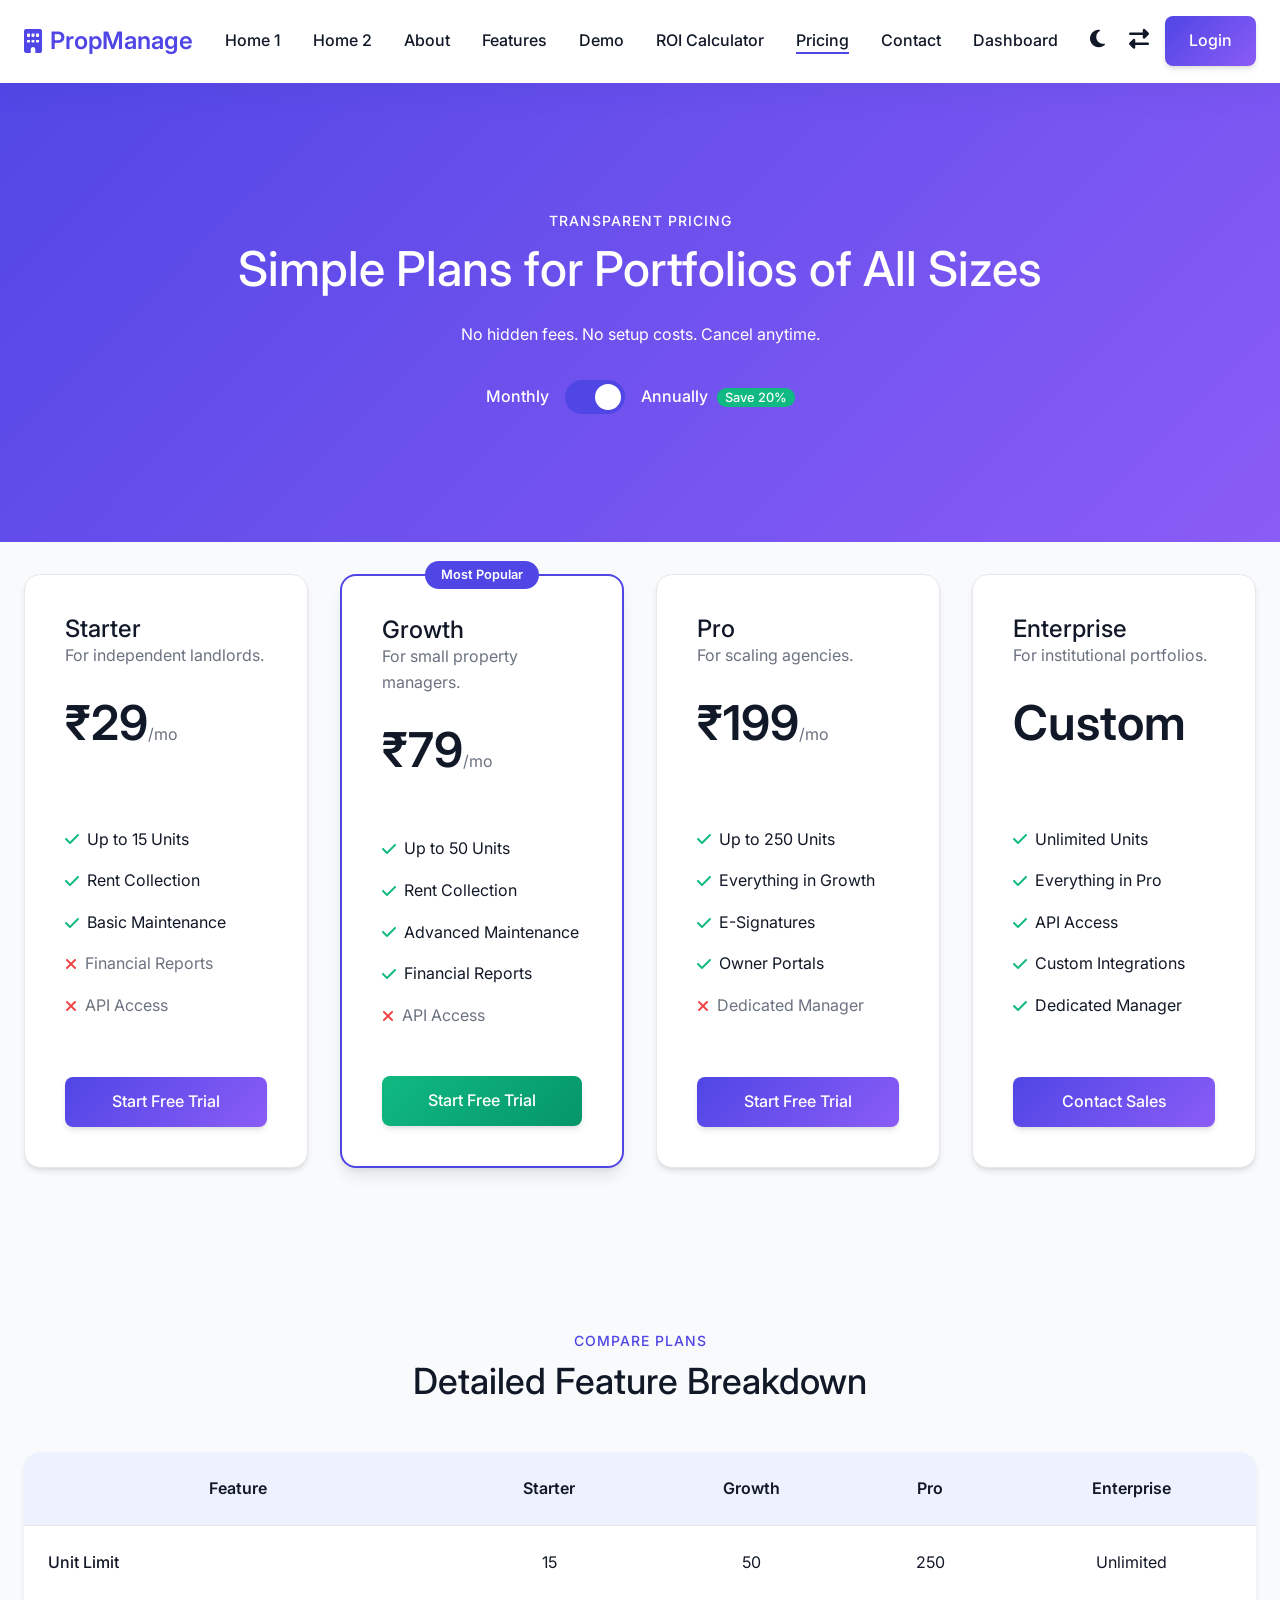
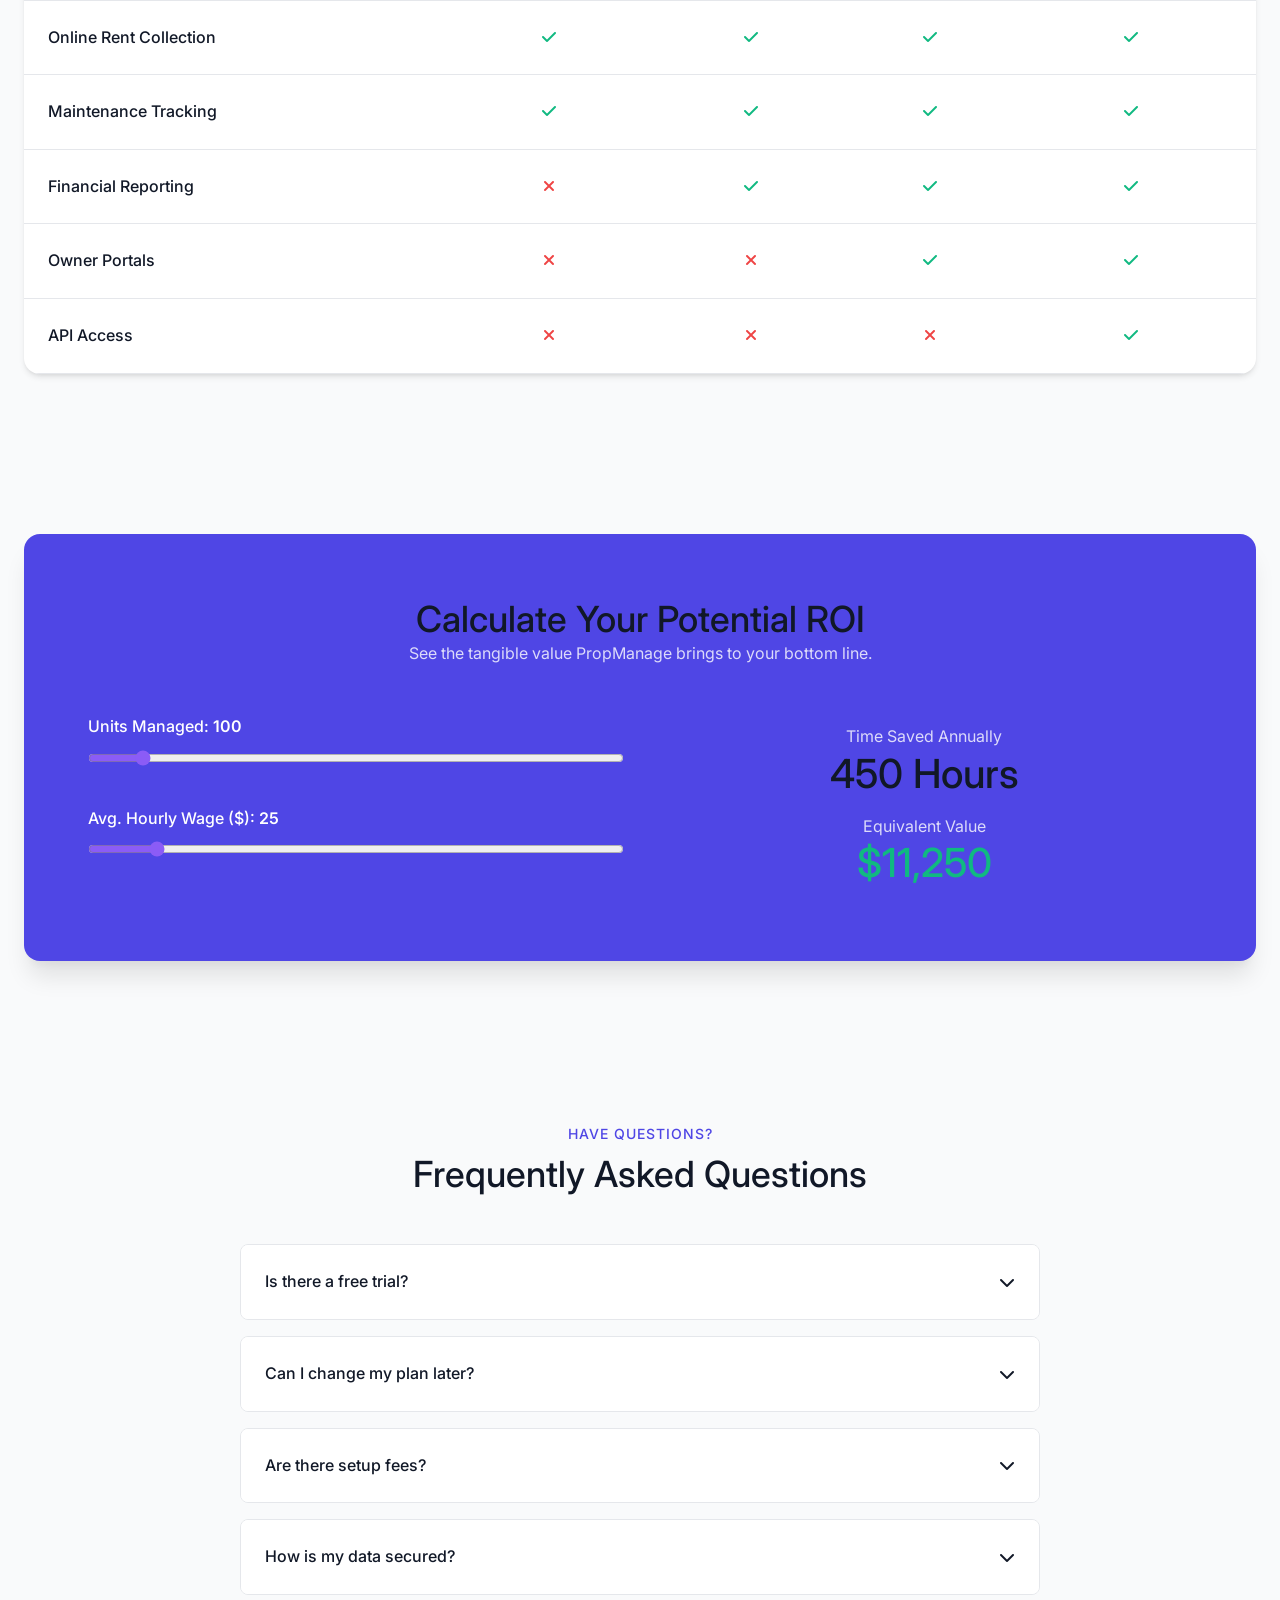
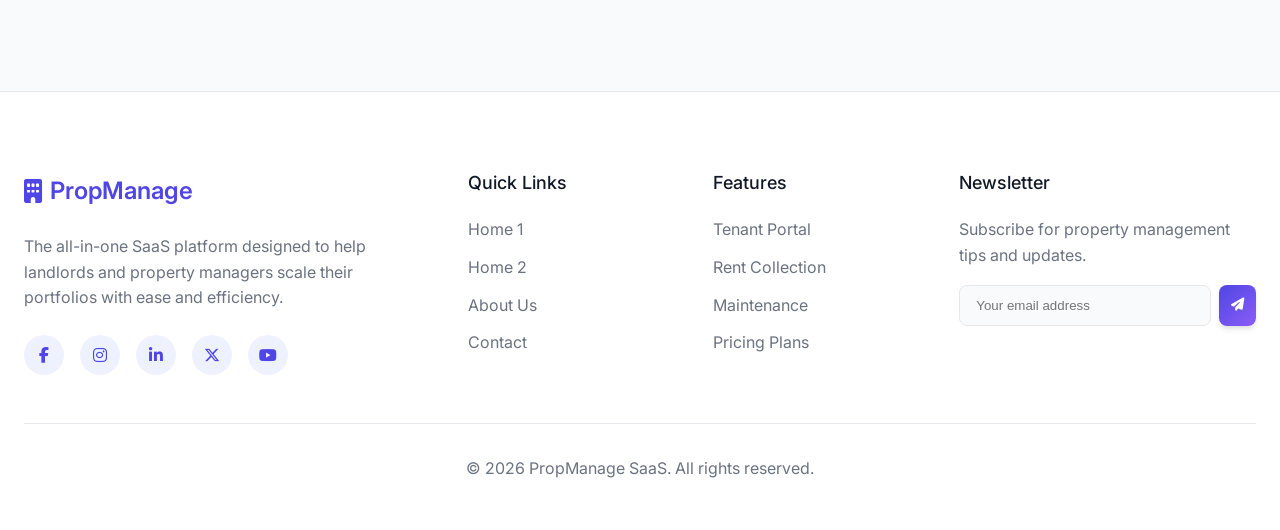
<file: pricing.html>
<!DOCTYPE html>
<html lang="en" dir="ltr">
<head>
    <meta charset="UTF-8">
    <meta name="viewport" content="width=device-width, initial-scale=1.0">
    <title>Pricing - PropManage SaaS</title>
    
    <link rel="stylesheet" href="https://cdnjs.cloudflare.com/ajax/libs/font-awesome/6.5.1/css/all.min.css">
    <link href="https://unpkg.com/aos@2.3.1/dist/aos.css" rel="stylesheet">
    <link rel="stylesheet" href="assets/css/style.css">
    <link rel="stylesheet" href="assets/css/dark-mode.css">
    <link rel="stylesheet" href="assets/css/rtl.css">

    <style>
        .pricing-hero {
            padding: 13rem 0 8rem;
            background: linear-gradient(135deg, var(--primary) 0%, var(--accent) 100%);
            color: white;
            text-align: center;
        }
        .pricing-hero h1, .pricing-hero p, .pricing-hero .subheading { color: white; }
        .billing-toggle {
            display: flex;
            align-items: center;
            justify-content: center;
            gap: 1rem;
            margin-top: 2rem;
        }
        .switch {
            position: relative;
            display: inline-block;
            width: 60px;
            height: 34px;
        }
        .switch input { opacity: 0; width: 0; height: 0; }
        .slider {
            position: absolute;
            cursor: pointer;
            top: 0; left: 0; right: 0; bottom: 0;
            background-color: var(--border-color);
            transition: .4s;
            border-radius: 34px;
        }
        .slider:before {
            position: absolute;
            content: "";
            height: 26px; width: 26px;
            left: 4px; bottom: 4px;
            background-color: white;
            transition: .4s;
            border-radius: 50%;
        }
        input:checked + .slider { background-color: var(--primary); }
        input:checked + .slider:before { transform: translateX(26px); }
        
        .pricing-card {
            background: var(--bg-card);
            border-radius: var(--radius-lg);
            padding: 2.5rem;
            box-shadow: var(--shadow-md);
            border: 1px solid var(--border-color);
            position: relative;
            transition: var(--transition);
            display: flex;
            flex-direction: column;
            height: 100%;
        }
        .pricing-card:hover {
            transform: translateY(-10px);
            box-shadow: var(--shadow-xl);
            border-color: var(--primary);
        }
        .pricing-card.popular {
            border: 2px solid var(--primary);
            box-shadow: var(--shadow-lg);
        }
        .pricing-card.popular:hover { transform: translateY(-10px); }
        .popular-badge {
            position: absolute;
            top: -15px;
            left: 50%;
            transform: translateX(-50%);
            background: var(--primary);
            color: white;
            padding: 0.25rem 1rem;
            border-radius: 20px;
            font-size: 0.8rem;
            font-weight: 600;
        }
        .price {
            font-size: 3rem;
            font-weight: 600;
            color: var(--text-dark);
            margin: 1rem 0;
        }
        .price span.price-val { font-size: 3rem; color: var(--text-dark); font-weight: 600; }
        .price span:not(.price-val) { font-size: 1rem; color: var(--text-muted); font-weight: 400; }
        .features-list {
            list-style: none;
            margin: 2rem 0;
            flex-grow: 1;
        }
        .features-list li {
            margin-bottom: 1rem;
            display: flex;
            align-items: center;
            gap: 0.5rem;
        }
        .features-list li i { color: var(--success); }
        .features-list li.disabled { color: var(--text-muted); }
        .features-list li.disabled i { color: var(--danger); }

        /* Comparison Table */
        .comparison-table {
            width: 100%;
            border-collapse: collapse;
            background: var(--bg-card);
            border-radius: var(--radius-lg);
            overflow: hidden;
            box-shadow: var(--shadow-md);
        }
        .comparison-table th, .comparison-table td {
            padding: 1.5rem;
            text-align: center;
            border-bottom: 1px solid var(--border-color);
        }
        .comparison-table th {
            background: var(--primary-light);
            font-weight: 600;
        }
        .comparison-table td:first-child { text-align: left; font-weight: 500; }
        .comparison-table i.fa-check { color: var(--success); }
        .comparison-table i.fa-times { color: var(--danger); }

        /* ROI section layout */
        .roi-wrapper {
            background: var(--primary);
            color: white;
            border-radius: var(--radius-lg);
            padding: 4rem;
            box-shadow: var(--shadow-xl);
        }
        .roi-input-group label { color: white; }
        .roi-input-group input[type="range"] { accent-color: var(--accent); }

        /* FAQ */
        .faq-item {
            background: var(--bg-card);
            border: 1px solid var(--border-color);
            border-radius: var(--radius-md);
            margin-bottom: 1rem;
            overflow: hidden;
        }
        .faq-question {
            padding: 1.5rem;
            cursor: pointer;
            display: flex;
            justify-content: space-between;
            align-items: center;
            font-weight: 500;
            background: var(--bg-card);
            color: var(--text-dark);
            transition: var(--transition);
        }
        .faq-question:hover { color: var(--primary); }
        .faq-answer {
            padding: 0 1.5rem;
            max-height: 0;
            overflow: hidden;
            transition: max-height 0.3s ease-out;
            color: var(--text-muted);
        }
        .faq-item.active .faq-answer {
            padding-bottom: 1.5rem;
            max-height: 500px;
        }
        .faq-item.active .faq-question i { transform: rotate(180deg); }
        
        @media (max-width: 1024px) {
            .pricing-card.popular { transform: none; }
            .pricing-card.popular:hover { transform: translateY(-10px); }
        }
        @media (max-width: 768px) {
            .comparison-table { display: block; overflow-x: auto; }
            .billing-toggle {
                flex-direction: column;
                gap: 1rem;
            }
        }
    </style>
<link rel="icon" type="image/svg+xml" href="favicon.svg">
</head>
<body>

    <!-- Navbar -->
    <nav class="navbar glass-panel" style="border-radius: 0; border-top: none; border-left: none; border-right: none;">
        <div class="container d-flex justify-between align-center">
            <a href="index.html" class="logo"><i class="fas fa-building"></i> PropManage</a>
            <button class="mobile-menu-btn"><i class="fas fa-bars"></i></button>
                        <ul class="nav-links">
                <li><a href="index.html">Home 1</a></li>
                <li><a href="home-2.html">Home 2</a></li>
                <li><a href="about.html">About</a></li>
                <li><a href="features.html">Features</a></li>
                <li><a href="demo.html">Demo</a></li>
                <li><a href="roi-calculator.html">ROI Calculator</a></li>
                <li><a href="pricing.html" class="active">Pricing</a></li>
                <li><a href="contact.html">Contact</a></li>
                <li><a href="dashboard.html">Dashboard</a></li>
            </ul>
            <div class="nav-actions">
                <button id="theme-toggle" class="theme-toggle" aria-label="Toggle Dark Mode"><i class="fas fa-moon"></i></button>
                <button id="rtl-toggle" class="theme-toggle" aria-label="Toggle RTL" style="margin-left: 10px;"><i class="fas fa-exchange-alt"></i></button>
                <a href="login.html" class="btn btn-primary">Login</a>
            </div>
        </div>
    </nav>

    <!-- SECTION 1: Pricing Hero -->
    <header class="pricing-hero">
        <div class="container" data-aos="fade-up">
            <span class="subheading">Transparent Pricing</span>
            <h1 class="mb-3">Simple Plans for Portfolios of All Sizes</h1>
            <p>No hidden fees. No setup costs. Cancel anytime.</p>
            
            <div class="billing-toggle">
                <span style="font-weight: 500;">Monthly</span>
                <label class="switch">
                    <input type="checkbox" id="billingSwitch" checked>
                    <span class="slider"></span>
                </label>
                <span style="font-weight: 500; white-space: nowrap;">Annually <span style="color: white; font-size: 0.8rem; background: var(--success); padding: 2px 8px; border-radius: 10px; margin-left: 5px;">Save 20%</span></span>
            </div>
        </div>
    </header>

    <!-- SECTION 2: Pricing Plans (4 Cards) -->
    <section class="py-section" style="margin-top: -3rem; position: relative; z-index: 2;">
        <div class="container">
            <div class="grid-4 align-center">
                
                <!-- Plan 1 -->
                <div class="pricing-card" data-aos="fade-up" data-aos-delay="100">
                    <div style="min-height: 180px;">
                        <h3>Starter</h3>
                        <p class="text-muted">For independent landlords.</p>
                        <div class="price">₹<span class="price-val">29</span><span>/mo</span></div>
                    </div>
                    <ul class="features-list">
                        <li><i class="fas fa-check"></i> Up to 15 Units</li>
                        <li><i class="fas fa-check"></i> Rent Collection</li>
                        <li><i class="fas fa-check"></i> Basic Maintenance</li>
                        <li class="disabled"><i class="fas fa-times"></i> Financial Reports</li>
                        <li class="disabled"><i class="fas fa-times"></i> API Access</li>
                    </ul>
                    <a href="register.html" class="btn btn-outline" style="width: 100%;">Start Free Trial</a>
                </div>
                
                <!-- Plan 2 -->
                <div class="pricing-card popular" data-aos="fade-up" data-aos-delay="200">
                    <div class="popular-badge">Most Popular</div>
                    <div style="min-height: 180px;">
                        <h3>Growth</h3>
                        <p class="text-muted">For small property managers.</p>
                        <div class="price">₹<span class="price-val">79</span><span>/mo</span></div>
                    </div>
                    <ul class="features-list">
                        <li><i class="fas fa-check"></i> Up to 50 Units</li>
                        <li><i class="fas fa-check"></i> Rent Collection</li>
                        <li><i class="fas fa-check"></i> Advanced Maintenance</li>
                        <li><i class="fas fa-check"></i> Financial Reports</li>
                        <li class="disabled"><i class="fas fa-times"></i> API Access</li>
                    </ul>
                    <a href="register.html" class="btn btn-secondary" style="width: 100%;">Start Free Trial</a>
                </div>
                
                <!-- Plan 3 -->
                <div class="pricing-card" data-aos="fade-up" data-aos-delay="300">
                    <div style="min-height: 180px;">
                        <h3>Pro</h3>
                        <p class="text-muted">For scaling agencies.</p>
                        <div class="price">₹<span class="price-val">199</span><span>/mo</span></div>
                    </div>
                    <ul class="features-list">
                        <li><i class="fas fa-check"></i> Up to 250 Units</li>
                        <li><i class="fas fa-check"></i> Everything in Growth</li>
                        <li><i class="fas fa-check"></i> E-Signatures</li>
                        <li><i class="fas fa-check"></i> Owner Portals</li>
                        <li class="disabled"><i class="fas fa-times"></i> Dedicated Manager</li>
                    </ul>
                    <a href="register.html" class="btn btn-outline" style="width: 100%;">Start Free Trial</a>
                </div>
                
                <!-- Plan 4 -->
                <div class="pricing-card" data-aos="fade-up" data-aos-delay="400">
                    <div style="min-height: 180px;">
                        <h3>Enterprise</h3>
                        <p class="text-muted">For institutional portfolios.</p>
                        <div class="price">Custom</div>
                    </div>
                    <ul class="features-list">
                        <li><i class="fas fa-check"></i> Unlimited Units</li>
                        <li><i class="fas fa-check"></i> Everything in Pro</li>
                        <li><i class="fas fa-check"></i> API Access</li>
                        <li><i class="fas fa-check"></i> Custom Integrations</li>
                        <li><i class="fas fa-check"></i> Dedicated Manager</li>
                    </ul>
                    <a href="contact.html" class="btn btn-outline" style="width: 100%;">Contact Sales</a>
                </div>
                
            </div>
        </div>
    </section>

    <!-- SECTION 3: Feature Comparison Table -->
    <section class="py-section bg-main">
        <div class="container">
            <div class="text-center mb-5" data-aos="fade-up">
                <span class="subheading">Compare Plans</span>
                <h2>Detailed Feature Breakdown</h2>
            </div>
            
            <div data-aos="fade-up">
                <table class="comparison-table">
                    <thead>
                        <tr>
                            <th>Feature</th>
                            <th>Starter</th>
                            <th>Growth</th>
                            <th>Pro</th>
                            <th>Enterprise</th>
                        </tr>
                    </thead>
                    <tbody>
                        <tr>
                            <td>Unit Limit</td>
                            <td>15</td>
                            <td>50</td>
                            <td>250</td>
                            <td>Unlimited</td>
                        </tr>
                        <tr>
                            <td>Online Rent Collection</td>
                            <td><i class="fas fa-check"></i></td>
                            <td><i class="fas fa-check"></i></td>
                            <td><i class="fas fa-check"></i></td>
                            <td><i class="fas fa-check"></i></td>
                        </tr>
                        <tr>
                            <td>Maintenance Tracking</td>
                            <td><i class="fas fa-check"></i></td>
                            <td><i class="fas fa-check"></i></td>
                            <td><i class="fas fa-check"></i></td>
                            <td><i class="fas fa-check"></i></td>
                        </tr>
                        <tr>
                            <td>Financial Reporting</td>
                            <td><i class="fas fa-times"></i></td>
                            <td><i class="fas fa-check"></i></td>
                            <td><i class="fas fa-check"></i></td>
                            <td><i class="fas fa-check"></i></td>
                        </tr>
                        <tr>
                            <td>Owner Portals</td>
                            <td><i class="fas fa-times"></i></td>
                            <td><i class="fas fa-times"></i></td>
                            <td><i class="fas fa-check"></i></td>
                            <td><i class="fas fa-check"></i></td>
                        </tr>
                        <tr>
                            <td>API Access</td>
                            <td><i class="fas fa-times"></i></td>
                            <td><i class="fas fa-times"></i></td>
                            <td><i class="fas fa-times"></i></td>
                            <td><i class="fas fa-check"></i></td>
                        </tr>
                    </tbody>
                </table>
            </div>
        </div>
    </section>

    <!-- SECTION 4: ROI Calculator -->
    <section class="py-section">
        <div class="container">
            <div class="roi-wrapper" data-aos="zoom-in">
                <div class="text-center mb-5">
                    <h2>Calculate Your Potential ROI</h2>
                    <p style="color: rgba(255,255,255,0.8);">See the tangible value PropManage brings to your bottom line.</p>
                </div>
                
                <div class="grid-2 align-center">
                    <div>
                        <div class="roi-input-group mb-4">
                            <label class="form-label d-flex justify-between">Units Managed: <span id="roiUnitsVal" style="font-weight: 600;">100</span></label>
                            <input type="range" id="roiUnits" class="roi-slider" style="width: 100%;" min="10" max="1000" value="100">
                        </div>
                        <div class="roi-input-group mb-4">
                            <label class="form-label d-flex justify-between">Avg. Hourly Wage ($): <span id="roiWageVal" style="font-weight: 600;">25</span></label>
                            <input type="range" id="roiWage" class="roi-slider" style="width: 100%;" min="15" max="100" value="25">
                        </div>
                    </div>
                    <div class="text-center">
                        <p style="color: rgba(255,255,255,0.8); margin-bottom: 0;">Time Saved Annually</p>
                        <h3 style="font-size: 2.5rem; margin-bottom: 1rem;"><span id="roiTime">450</span> Hours</h3>
                        <p style="color: rgba(255,255,255,0.8); margin-bottom: 0;">Equivalent Value</p>
                        <h3 style="font-size: 2.5rem; color: var(--success);">$<span id="roiValue">11,250</span></h3>
                    </div>
                </div>
            </div>
        </div>
    </section>

    <!-- SECTION 5: FAQ Accordion -->
    <section class="py-section bg-main">
        <div class="container">
            <div class="text-center mb-5" data-aos="fade-up">
                <span class="subheading">Have Questions?</span>
                <h2>Frequently Asked Questions</h2>
            </div>
            
            <div style="max-width: 800px; margin: 0 auto;" data-aos="fade-up">
                <div class="faq-item">
                    <div class="faq-question">
                        Is there a free trial?
                        <i class="fas fa-chevron-down"></i>
                    </div>
                    <div class="faq-answer">
                        <p style="margin-top: 1rem;">Yes, we offer a 14-day fully featured free trial on all our plans. No credit card required to sign up.</p>
                    </div>
                </div>
                <div class="faq-item">
                    <div class="faq-question">
                        Can I change my plan later?
                        <i class="fas fa-chevron-down"></i>
                    </div>
                    <div class="faq-answer">
                        <p style="margin-top: 1rem;">Absolutely. You can upgrade or downgrade your plan at any time right from your dashboard settings.</p>
                    </div>
                </div>
                <div class="faq-item">
                    <div class="faq-question">
                        Are there setup fees?
                        <i class="fas fa-chevron-down"></i>
                    </div>
                    <div class="faq-answer">
                        <p style="margin-top: 1rem;">No! All our self-serve plans have $0 setup fees. Enterprise plans may include a custom onboarding fee depending on the complexity of data migration.</p>
                    </div>
                </div>
                <div class="faq-item">
                    <div class="faq-question">
                        How is my data secured?
                        <i class="fas fa-chevron-down"></i>
                    </div>
                    <div class="faq-answer">
                        <p style="margin-top: 1rem;">We use bank-level 256-bit AES encryption to protect all your sensitive financial and tenant data. Our servers are hosted on AWS with strict access controls.</p>
                    </div>
                </div>
            </div>
        </div>
    </section>

    <!-- Footer -->
    <footer class="footer">
        <div class="container">
            <div class="footer-grid">
                <div class="footer-col">
                    <a href="index.html" class="logo mb-3"><i class="fas fa-building"></i> PropManage</a>
                    <p>The all-in-one SaaS platform designed to help landlords and property managers scale their portfolios with ease and efficiency.</p>
                    <div class="social-icons">
                        <a href="#"><i class="fab fa-facebook-f"></i></a>
                        <a href="#"><i class="fab fa-instagram"></i></a>
                        <a href="#"><i class="fab fa-linkedin-in"></i></a>
                        <a href="#"><i class="fab fa-x-twitter"></i></a>
                        <a href="#"><i class="fab fa-youtube"></i></a>
                    </div>
                </div>
                <div class="footer-col">
                    <h4>Quick Links</h4>
                    <ul class="footer-links">
                        <li><a href="index.html">Home 1</a></li>
                        <li><a href="home-2.html">Home 2</a></li>
                        <li><a href="about.html">About Us</a></li>
                        <li><a href="contact.html">Contact</a></li>
                    </ul>
                </div>
                <div class="footer-col">
                    <h4>Features</h4>
                    <ul class="footer-links">
                        <li><a href="features.html">Tenant Portal</a></li>
                        <li><a href="features.html">Rent Collection</a></li>
                        <li><a href="features.html">Maintenance</a></li>
                        <li><a href="pricing.html" class="active">Pricing Plans</a></li>
                    </ul>
                </div>
                <div class="footer-col">
                    <h4>Newsletter</h4>
                    <p>Subscribe for property management tips and updates.</p>
                    <form class="newsletter-form">
                        <input type="email" placeholder="Your email address" required>
                        <button type="submit" class="btn btn-primary" style="padding: 0.75rem;"><i class="fas fa-paper-plane"></i></button>
                    </form>
                </div>
            </div>
            <div class="footer-bottom">
                <p>&copy; 2026 PropManage SaaS. All rights reserved.</p>
            </div>
        </div>
    </footer>

    <script src="https://unpkg.com/aos@2.3.1/dist/aos.js"></script>
    <script src="assets/js/main.js"></script>
    <script>
        // Pricing Toggle Logic
        const billingSwitch = document.getElementById('billingSwitch');
        const priceVals = document.querySelectorAll('.price-val');
        const monthlyPrices = [29, 79, 199];
        const annualPrices = [23, 63, 159];

        if(billingSwitch) {
            billingSwitch.addEventListener('change', (e) => {
                const isAnnual = e.target.checked;
                priceVals.forEach((el, index) => {
                    el.textContent = isAnnual ? annualPrices[index] : monthlyPrices[index];
                });
            });
        }

        // ROI Logic
        const roiUnits = document.getElementById('roiUnits');
        const roiWage = document.getElementById('roiWage');
        const roiUnitsVal = document.getElementById('roiUnitsVal');
        const roiWageVal = document.getElementById('roiWageVal');
        const roiTime = document.getElementById('roiTime');
        const roiValue = document.getElementById('roiValue');

        function calculateROI() {
            const units = parseInt(roiUnits.value);
            const wage = parseInt(roiWage.value);
            
            roiUnitsVal.textContent = units;
            roiWageVal.textContent = wage;
            
            // Assume 4.5 hours saved per unit per year
            const timeSaved = units * 4.5;
            const valueSaved = timeSaved * wage;
            
            roiTime.textContent = timeSaved.toLocaleString();
            roiValue.textContent = valueSaved.toLocaleString();
        }

        if(roiUnits && roiWage) {
            roiUnits.addEventListener('input', calculateROI);
            roiWage.addEventListener('input', calculateROI);
            calculateROI();
        }

        // FAQ Accordion
        const faqItems = document.querySelectorAll('.faq-item');
        faqItems.forEach(item => {
            const question = item.querySelector('.faq-question');
            question.addEventListener('click', () => {
                const isActive = item.classList.contains('active');
                faqItems.forEach(i => i.classList.remove('active'));
                if(!isActive) {
                    item.classList.add('active');
                }
            });
        });
    </script>
</body>
</html>
</file>
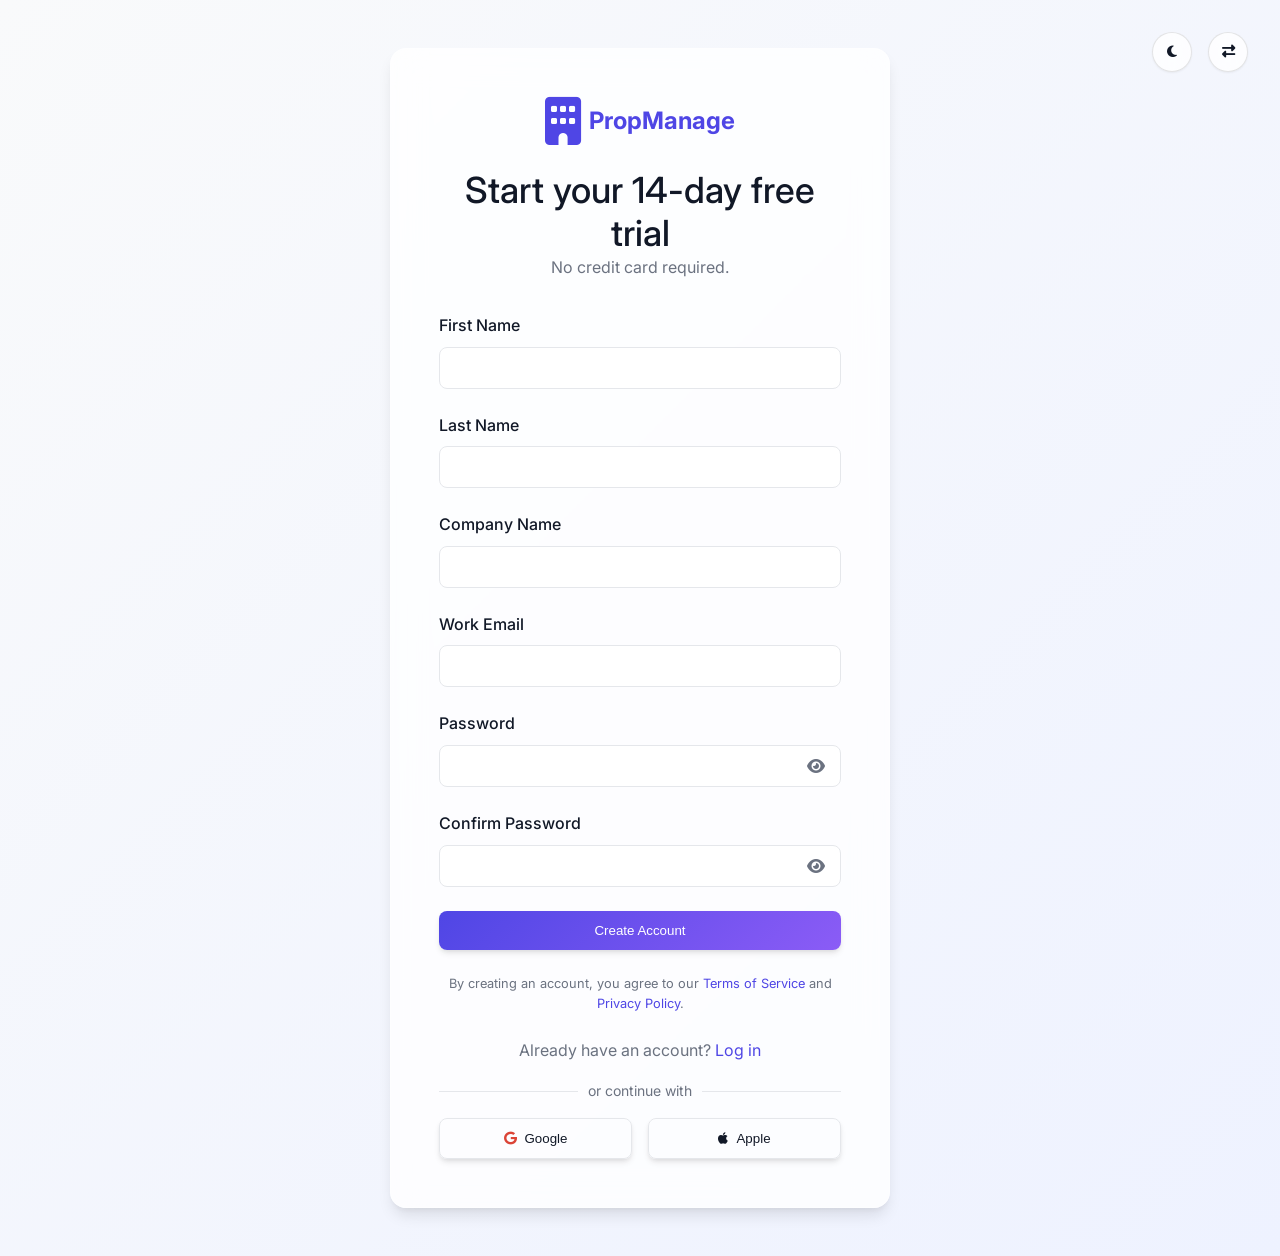
<file: register.html>
<!DOCTYPE html>
<html lang="en" dir="ltr">
<head>
    <meta charset="UTF-8">
    <meta name="viewport" content="width=device-width, initial-scale=1.0">
    <title>Register - PropManage SaaS</title>
    
    <link rel="stylesheet" href="https://cdnjs.cloudflare.com/ajax/libs/font-awesome/6.5.1/css/all.min.css">
    <link href="https://unpkg.com/aos@2.3.1/dist/aos.css" rel="stylesheet">
    <link rel="stylesheet" href="assets/css/style.css">
    <link rel="stylesheet" href="assets/css/dark-mode.css">
    <link rel="stylesheet" href="assets/css/rtl.css">

    <style>
        body {
            background: linear-gradient(135deg, var(--bg-main) 0%, var(--primary-light) 100%);
            min-height: 100vh;
            display: flex;
            align-items: center;
            justify-content: center;
            padding: 1rem;
            box-sizing: border-box;
        }
        
        .glass-register-card {
            position: relative;
            background: rgba(255, 255, 255, 0.8);
            backdrop-filter: blur(16px);
            -webkit-backdrop-filter: blur(16px);
            border: 1px solid rgba(255, 255, 255, 0.3);
            border-radius: var(--radius-lg);
            padding: 3rem;
            box-shadow: var(--shadow-lg);
            width: 100%;
            max-width: 500px;
            margin: 2rem 0;
        }

        @media (max-width: 480px) {
            .glass-register-card {
                padding: 2.5rem 1.5rem;
                margin-top: 4.5rem;
                margin-bottom: 2rem;
            }
            .top-toggles {
                top: 1rem !important;
                right: 1rem !important;
                gap: 0.5rem !important;
            }
            .top-toggle-btn {
                width: 35px !important;
                height: 35px !important;
            }
            .logo span {
                font-size: 1.25rem !important;
            }
        }
        
        @media (min-width: 768px) {
            .top-toggles {
                position: fixed !important;
                top: 2rem !important;
                right: 2rem !important;
            }
        }
        
        [data-theme="dark"] .glass-register-card {
            background: rgba(30, 41, 59, 0.8);
            border: 1px solid rgba(255, 255, 255, 0.1);
        }
        
        [data-theme="dark"] .social-btn {
            border: 1px solid rgba(255, 255, 255, 0.2) !important;
        }
        
        [data-theme="dark"] .top-toggle-btn {
            background: rgba(30, 41, 59, 0.8) !important;
            border-color: rgba(255, 255, 255, 0.1) !important;
        }
    </style>
<link rel="icon" type="image/svg+xml" href="favicon.svg">
</head>
<body>

    <!-- Theme & RTL Toggles (Top Right of Page) -->
    <div class="top-toggles" style="position: absolute; top: 1.5rem; right: 1.5rem; display: flex; gap: 1rem; z-index: 10;">
        <button id="theme-toggle" class="icon-btn top-toggle-btn" aria-label="Toggle Dark Mode" style="background: rgba(255, 255, 255, 0.8); backdrop-filter: blur(8px); width: 40px; height: 40px; border-radius: 50%; display: flex; align-items: center; justify-content: center; box-shadow: var(--shadow-sm); border: 1px solid rgba(0,0,0,0.1); cursor: pointer; color: var(--text-color);"><i class="fas fa-moon"></i></button>
        <button id="rtl-toggle" class="icon-btn top-toggle-btn" aria-label="Toggle RTL" style="background: rgba(255, 255, 255, 0.8); backdrop-filter: blur(8px); width: 40px; height: 40px; border-radius: 50%; display: flex; align-items: center; justify-content: center; box-shadow: var(--shadow-sm); border: 1px solid rgba(0,0,0,0.1); cursor: pointer; color: var(--text-color);"><i class="fas fa-exchange-alt"></i></button>
    </div>

    <div class="glass-register-card" data-aos="fade-up">

        <div class="text-center mb-4">
            <a href="index.html" class="logo justify-center mb-3" style="display: flex; align-items: center; gap: 0.5rem; text-decoration: none; color: var(--primary);">
                <i class="fas fa-building fa-2x"></i>
                <span style="font-size: 1.5rem; font-weight: bold;">PropManage</span>
            </a>
            <h2>Start your 14-day free trial</h2>
            <p>No credit card required.</p>
        </div>
        
        <form action="dashboard.html">
            <div class="form-group mb-3">
                <label class="form-label">First Name</label>
                <input type="text" class="form-control" required>
            </div>
            <div class="form-group mb-3">
                <label class="form-label">Last Name</label>
                <input type="text" class="form-control" required>
            </div>
            <div class="form-group mb-3">
                <label class="form-label">Company Name</label>
                <input type="text" class="form-control" required>
            </div>
            <div class="form-group mb-3">
                <label class="form-label">Work Email</label>
                <input type="email" class="form-control" required>
            </div>
            <div class="form-group mb-3">
                <label class="form-label">Password</label>
                <div style="position: relative;">
                    <input type="password" class="form-control" required style="padding-right: 2.5rem;">
                    <i class="fas fa-eye" style="position: absolute; right: 1rem; top: 50%; transform: translateY(-50%); cursor: pointer; color: var(--text-muted);" onclick="const input = this.previousElementSibling; if (input.type === 'password') { input.type = 'text'; this.classList.remove('fa-eye'); this.classList.add('fa-eye-slash'); } else { input.type = 'password'; this.classList.remove('fa-eye-slash'); this.classList.add('fa-eye'); }"></i>
                </div>
            </div>
            <div class="form-group mb-4">
                <label class="form-label">Confirm Password</label>
                <div style="position: relative;">
                    <input type="password" class="form-control" required style="padding-right: 2.5rem;">
                    <i class="fas fa-eye" style="position: absolute; right: 1rem; top: 50%; transform: translateY(-50%); cursor: pointer; color: var(--text-muted);" onclick="const input = this.previousElementSibling; if (input.type === 'password') { input.type = 'text'; this.classList.remove('fa-eye'); this.classList.add('fa-eye-slash'); } else { input.type = 'password'; this.classList.remove('fa-eye-slash'); this.classList.add('fa-eye'); }"></i>
                </div>
            </div>
            
            <button type="submit" class="btn btn-primary mb-3" style="width: 100%;">Create Account</button>
            
            <p style="font-size: 0.8rem; text-align: center; color: var(--text-muted);">
                By creating an account, you agree to our <a href="#">Terms of Service</a> and <a href="#">Privacy Policy</a>.
            </p>
            
            <p class="text-center" style="margin-top: 1.5rem;">
                Already have an account? <a href="login.html">Log in</a>
            </p>
            
            <div class="mt-4">
                <div style="display: flex; align-items: center; text-align: center; color: var(--text-muted); margin-bottom: 1rem;">
                    <div style="flex: 1; height: 1px; background: var(--border-color);"></div>
                    <span style="padding: 0 10px; font-size: 0.875rem;">or continue with</span>
                    <div style="flex: 1; height: 1px; background: var(--border-color);"></div>
                </div>
                
                <div style="display: flex; gap: 1rem;">
                    <button type="button" class="btn btn-outline social-btn" style="flex: 1; display: flex; justify-content: center; gap: 0.5rem; background: transparent; border: 1px solid var(--border-color); padding: 0.75rem; border-radius: var(--radius-md); cursor: pointer; color: var(--text-color);">
                        <i class="fab fa-google" style="color: #DB4437;"></i> Google
                    </button>
                    <button type="button" class="btn btn-outline social-btn" style="flex: 1; display: flex; justify-content: center; gap: 0.5rem; background: transparent; border: 1px solid var(--border-color); padding: 0.75rem; border-radius: var(--radius-md); cursor: pointer; color: var(--text-color);">
                        <i class="fab fa-apple"></i> Apple
                    </button>
                </div>
            </div>
        </form>
    </div>

    <script src="https://unpkg.com/aos@2.3.1/dist/aos.js"></script>
    <script src="assets/js/main.js"></script>
</body>
</html>
</file>
<file: assets/css/style.css>
@import url('https://fonts.googleapis.com/css2?family=Inter:wght@400;500;600&display=swap');

:root {
    /* Primary Colors - Premium SaaS Look */
    --primary: #4F46E5;
    --primary-hover: #4338CA;
    --primary-light: #EEF2FF;
    --secondary: #10B981;
    --accent: #8B5CF6;
    
    /* Neutral Colors */
    --text-dark: #111827;
    --text-muted: #6B7280;
    --bg-main: #F9FAFB;
    --bg-card: #FFFFFF;
    --border-color: #E5E7EB;
    
    /* Feedback Colors */
    --success: #10B981;
    --warning: #F59E0B;
    --danger: #EF4444;
    
    /* Typography */
    --font-family: 'Inter', sans-serif;
    
    /* Shadows - Neumorphism & Modern */
    --shadow-sm: 0 1px 2px 0 rgba(0, 0, 0, 0.05);
    --shadow-md: 0 4px 6px -1px rgba(0, 0, 0, 0.1), 0 2px 4px -1px rgba(0, 0, 0, 0.06);
    --shadow-lg: 0 10px 15px -3px rgba(0, 0, 0, 0.1), 0 4px 6px -2px rgba(0, 0, 0, 0.05);
    --shadow-xl: 0 20px 25px -5px rgba(0, 0, 0, 0.1), 0 10px 10px -5px rgba(0, 0, 0, 0.04);
    --shadow-glass: 0 8px 32px 0 rgba(31, 38, 135, 0.07);
    --shadow-floating: 0 25px 50px -12px rgba(0, 0, 0, 0.15);
    
    /* Glassmorphism */
    --glass-bg: rgba(255, 255, 255, 0.7);
    --glass-border: rgba(255, 255, 255, 0.18);
    --glass-backdrop: blur(12px);
    
    /* Border Radius */
    --radius-sm: 0.375rem;
    --radius-md: 0.5rem;
    --radius-lg: 1rem;
    --radius-xl: 1.5rem;
    
    /* Transitions */
    --transition: all 0.3s cubic-bezier(0.4, 0, 0.2, 1);
}

* {
    margin: 0;
    padding: 0;
    box-sizing: border-box;
}

html, body {
    font-family: var(--font-family);
    background-color: var(--bg-main);
    color: var(--text-dark);
    line-height: 1.6;
    overflow-x: hidden;
    width: 100%;
    font-weight: 400;
}

/* Typography Rules */
h1, h2, h3, h4, h5, h6 {
    font-weight: 500;
    color: var(--text-dark);
    line-height: 1.2;
}

h1 { font-size: 3rem; }
h2 { font-size: 2.25rem; }
h3 { font-size: 1.5rem; }
h4 { font-size: 1.25rem; }

p {
    font-weight: 400;
    color: var(--text-muted);
    margin-bottom: 1rem;
}

.subheading {
    font-weight: 500;
    color: var(--primary);
    text-transform: uppercase;
    letter-spacing: 1px;
    font-size: 0.875rem;
    margin-bottom: 0.5rem;
    display: inline-block;
}

a {
    text-decoration: none;
    color: var(--primary);
    transition: var(--transition);
}

img {
    max-width: 100%;
    height: auto;
    display: block;
}

/* Container */
.container {
    width: 100%;
    max-width: 1280px;
    margin: 0 auto;
    padding: 0 1.5rem;
}

/* Utilities */
.text-center { text-align: center; }
.mb-1 { margin-bottom: 0.5rem; }
.mb-2 { margin-bottom: 1rem; }
.mb-3 { margin-bottom: 1.5rem; }
.mb-4 { margin-bottom: 2rem; }
.mb-5 { margin-bottom: 3rem; }
.mt-5 { margin-top: 3rem; }
.py-section { padding: 5rem 0; }
.d-flex { display: flex; }
.align-center { align-items: center; }
.justify-between { justify-content: space-between; }
.justify-center { justify-content: center; }

/* Grid Layouts */
.grid-2 { display: grid; grid-template-columns: repeat(2, 1fr); gap: 2rem; }
.grid-3 { display: grid; grid-template-columns: repeat(3, 1fr); gap: 2rem; }
.grid-4 { display: grid; grid-template-columns: repeat(4, 1fr); gap: 2rem; }

/* Responsive Grids */
@media (max-width: 1024px) {
    .grid-4 { grid-template-columns: repeat(2, 1fr); }
    .grid-3 { grid-template-columns: repeat(2, 1fr); }
}

@media (max-width: 768px) {
    .grid-2, .grid-3, .grid-4 { grid-template-columns: 1fr !important; }
    h1 { font-size: 2.25rem; }
    h2 { font-size: 1.875rem; }
    .py-section { padding: 3rem 0; }

    /* Stack all button groups (hero and sections) on mobile */
    .hero .d-flex,
    .premium-hero .d-flex,
    .py-section .d-flex,
    .roi-section .d-flex {
        flex-direction: column;
        gap: 1rem !important;
        width: 100%;
        align-items: center;
    }
    
    .hero .d-flex .btn,
    .premium-hero .d-flex .btn,
    .premium-hero .d-flex .hero-video-btn,
    .py-section .d-flex .btn,
    .roi-section .d-flex .btn {
        width: 100%;
        justify-content: center;
    }

    /* Fix ROI Calculator overflow and alignment on mobile (Home 2 and Standalone Page) */
    .roi-calculator,
    .calculator-widget {
        padding: 1.5rem !important;
        margin: 0 auto;
    }
    
    .result-box {
        padding: 1.5rem !important;
    }

    /* Center alignment for all sections in mobile view */
    .py-section, .py-section div, .py-section p, .py-section h1, .py-section h2, .py-section h3, .py-section h4, .py-section h5, .py-section h6, .py-section span {
        text-align: center !important;
    }

    /* One-by-one (stacked) alignment for headings/lists with icons */
    .py-section h3, .py-section h4, .py-section li {
        display: flex !important;
        flex-direction: column !important;
        align-items: center !important;
        justify-content: center !important;
        gap: 0.5rem !important;
    }

    /* Fix inline padding/margins that force left/right off-center alignment */
    .py-section p[style*="padding-left"] {
        padding-left: 0 !important;
    }
    
    .py-section div[style*="padding-right"],
    .py-section div[style*="padding-left"] {
        padding-right: 0 !important;
        padding-left: 0 !important;
    }
    
    .py-section i[style*="margin-right"] {
        margin-right: 0 !important;
        margin-bottom: 0.5rem !important;
    }

    /* Give gap between hero sections and first sections (remove negative overlaps) */
    .py-section[style*="margin-top: -"] {
        margin-top: 2rem !important;
    }

    /* Exclude Chat Bubbles in Home-2 from Center Alignment */
    .chat-bubble {
        text-align: left !important;
    }
    .chat-bubble.sent {
        text-align: right !important;
    }

    /* About Page: Timeline Mobile Layout */
    .growth-timeline::before {
        left: 50% !important;
        margin-left: -1px !important;
    }
    .growth-item {
        padding-left: 0 !important;
        padding-top: 100px !important;
        display: flex;
        flex-direction: column;
        align-items: center;
    }
    .growth-year {
        left: 50% !important;
        margin-left: -40px !important;
        transform: none !important;
    }
    .growth-item:hover .growth-year {
        transform: scale(1.05) !important;
    }
    .growth-content::before {
        left: 50% !important;
        margin-left: -10px !important;
        top: -11px !important;
        transform: rotate(45deg) !important;
        border-left: 1px solid var(--border-color) !important;
        border-top: 1px solid var(--border-color) !important;
        border-bottom: none !important;
    }

    /* About Page: Mission/Vision Cards stacked on mobile */
    .py-section div[style*="border-left: 4px solid"] {
        flex-direction: column !important;
        align-items: center !important;
        text-align: center !important;
    }

    /* ROI Calculator: Center alignment for cards and icons on mobile */
    .card-3d {
        text-align: center !important;
    }
    .card-3d .card-icon {
        margin: 0 auto 1rem auto !important;
    }
}

/* Buttons */
.btn {
    display: inline-flex;
    align-items: center;
    justify-content: center;
    padding: 0.75rem 1.5rem;
    font-weight: 500;
    border-radius: var(--radius-md);
    cursor: pointer;
    transition: var(--transition);
    border: none;
    outline: none;
    gap: 0.5rem;
}

.btn-primary {
    background: linear-gradient(135deg, var(--primary), var(--accent));
    color: white;
    box-shadow: var(--shadow-md);
}

.btn-primary:hover {
    transform: translateY(-2px);
    box-shadow: var(--shadow-lg);
    color: white;
}

.btn-secondary {
    background: linear-gradient(135deg, var(--secondary), #059669);
    color: white;
    box-shadow: var(--shadow-md);
}

.btn-secondary:hover {
    transform: translateY(-2px);
    box-shadow: var(--shadow-lg);
    color: white;
}

.btn-outline {
    background: linear-gradient(135deg, var(--primary), var(--accent));
    color: white;
    box-shadow: var(--shadow-md);
    border: none;
}

.btn-outline:hover {
    transform: translateY(-2px);
    box-shadow: var(--shadow-lg);
    color: white;
}

/* Glassmorphism Classes */
.glass-panel {
    background: var(--glass-bg);
    backdrop-filter: var(--glass-backdrop);
    -webkit-backdrop-filter: var(--glass-backdrop);
    border: 1px solid var(--glass-border);
    border-radius: var(--radius-lg);
    box-shadow: var(--shadow-glass);
}

/* 3D Hover Cards */
.card-3d {
    background: var(--bg-card);
    border-radius: var(--radius-lg);
    padding: 2rem;
    box-shadow: var(--shadow-md);
    transition: transform 0.4s cubic-bezier(0.175, 0.885, 0.32, 1.275), box-shadow 0.4s;
    height: 100%;
    display: flex;
    flex-direction: column;
}

.card-3d:hover {
    transform: translateY(-10px) rotateX(2deg) rotateY(-2deg);
    box-shadow: var(--shadow-floating);
}

.card-icon {
    width: 60px;
    height: 60px;
    background: var(--primary-light);
    color: var(--primary);
    border-radius: var(--radius-md);
    display: flex;
    align-items: center;
    justify-content: center;
    font-size: 1.75rem;
    margin-bottom: 1.5rem;
    transition: var(--transition);
}

.card-3d:hover .card-icon {
    transform: scale(1.1) rotate(5deg);
    background: var(--primary);
    color: white;
}

/* Animations */
@keyframes float {
    0% { transform: translateY(0px); }
    50% { transform: translateY(-15px); }
    100% { transform: translateY(0px); }
}

.floating {
    animation: float 6s ease-in-out infinite;
}

/* Navbar */
.navbar {
    position: fixed;
    top: 0;
    left: 0;
    width: 100%;
    z-index: 1000;
    transition: var(--transition);
    padding: 1rem 0;
    background: #ffffff !important;
}

.navbar.scrolled {
    background: var(--glass-bg);
    backdrop-filter: var(--glass-backdrop);
    -webkit-backdrop-filter: var(--glass-backdrop);
    border-bottom: 1px solid var(--glass-border);
    box-shadow: var(--shadow-sm);
    padding: 0.75rem 0;
}

.navbar .container {
    display: flex;
    justify-content: space-between;
    align-items: center;
}

.logo {
    font-size: 1.5rem;
    font-weight: 600;
    color: var(--primary);
    display: flex;
    align-items: center;
    gap: 0.5rem;
}

.nav-links {
    display: flex;
    list-style: none;
    gap: 2rem;
    align-items: center;
}

.nav-links a {
    color: var(--text-dark);
    font-weight: 500;
    position: relative;
}

.nav-links a::after {
    content: '';
    position: absolute;
    bottom: -4px;
    left: 0;
    width: 0;
    height: 2px;
    background: var(--primary);
    transition: var(--transition);
}

.nav-links a:hover::after,
.nav-links a.active::after {
    width: 100%;
}

.nav-actions {
    display: flex;
    align-items: center;
    gap: 1rem;
}

.theme-toggle {
    background: none;
    border: none;
    color: var(--text-dark);
    font-size: 1.25rem;
    cursor: pointer;
    transition: var(--transition);
}

.theme-toggle:hover {
    color: var(--primary);
}

#rtl-toggle {
    margin-left: 1.5rem !important;
}

.top-toggles #rtl-toggle {
    margin-left: 0 !important;
}

.mobile-menu-btn {
    display: none;
    background: none;
    border: none;
    font-size: 1.5rem;
    color: var(--text-dark);
    cursor: pointer;
}

@media (max-width: 1024px) {
    .nav-links {
        position: fixed;
        top: 70px;
        left: -100%;
        width: 100%;
        height: calc(100vh - 70px);
        background: var(--bg-card);
        flex-direction: column;
        justify-content: flex-start;
        align-items: center;
        padding-top: 1rem;
        transition: var(--transition);
        gap: 0.5rem;
        overflow-y: auto;
    }
    
    .nav-links.active {
        left: 0;
    }
    
    .mobile-menu-btn {
        display: block;
    }

    .nav-actions {
        display: none;
    }

    .nav-actions.mobile-active {
        display: flex;
        flex-direction: column;
        align-items: center;
        gap: 0.8rem;
        margin-top: 0.5rem;
    }

    .nav-actions.mobile-active .theme-rtl-wrapper {
        display: flex;
        gap: 1rem;
        align-items: center;
    }
}

/* Footer */
.footer {
    background: var(--bg-card);
    padding: 5rem 0 2rem;
    border-top: 1px solid var(--border-color);
}

.footer-grid {
    display: grid;
    grid-template-columns: 2fr 1fr 1fr 1.5fr;
    gap: 3rem;
    margin-bottom: 3rem;
}

.footer-col h4 {
    margin-bottom: 1.5rem;
    font-size: 1.125rem;
}

.footer-links {
    list-style: none;
}

.footer-links li {
    margin-bottom: 0.75rem;
}

.footer-links a {
    color: var(--text-muted);
    transition: var(--transition);
}

.footer-links a:hover {
    color: var(--primary);
    padding-left: 5px;
}

.social-icons {
    display: flex;
    gap: 1rem;
    margin-top: 1.5rem;
}

.social-icons a {
    width: 40px;
    height: 40px;
    border-radius: 50%;
    background: var(--primary-light);
    color: var(--primary);
    display: flex;
    align-items: center;
    justify-content: center;
    transition: var(--transition);
}

.social-icons a:hover {
    background: var(--primary);
    color: white;
    transform: translateY(-3px);
}

.newsletter-form {
    display: flex;
    gap: 0.5rem;
    margin-top: 1rem;
}

.newsletter-form input {
    flex: 1;
    padding: 0.75rem 1rem;
    border: 1px solid var(--border-color);
    border-radius: var(--radius-md);
    outline: none;
    background: var(--bg-main);
    color: var(--text-dark);
}

.newsletter-form input:focus {
    border-color: var(--primary);
}

.footer-bottom {
    text-align: center;
    padding-top: 2rem;
    border-top: 1px solid var(--border-color);
    color: var(--text-muted);
}

@media (max-width: 768px) {
    .footer-grid {
        grid-template-columns: 1fr;
        gap: 2rem;
        text-align: center;
    }

    .footer-col .logo {
        justify-content: center;
    }

    .social-icons {
        justify-content: center;
    }

    .newsletter-form {
        flex-direction: column;
        align-items: center;
    }

    .newsletter-form input,
    .newsletter-form button {
        width: 100%;
    }
}

/* Forms */
.form-group {
    margin-bottom: 1.5rem;
}

.form-label {
    display: block;
    margin-bottom: 0.5rem;
    font-weight: 500;
    color: var(--text-dark);
}

.form-control {
    width: 100%;
    padding: 0.75rem 1rem;
    border: 1px solid var(--border-color);
    border-radius: var(--radius-md);
    background: var(--bg-card);
    color: var(--text-dark);
    font-family: var(--font-family);
    transition: var(--transition);
    outline: none;
}

.form-control:focus {
    border-color: var(--primary);
    box-shadow: 0 0 0 3px rgba(79, 70, 229, 0.1);
}

/* Background Gradients */
.bg-gradient-primary {
    background: linear-gradient(135deg, var(--primary) 0%, var(--accent) 100%);
    color: white;
}

.bg-gradient-primary h1, .bg-gradient-primary h2, .bg-gradient-primary p {
    color: white;
}

.bg-pattern {
    position: relative;
}

.bg-pattern::before {
    content: '';
    position: absolute;
    top: 0; left: 0; right: 0; bottom: 0;
    background-image: radial-gradient(var(--border-color) 1px, transparent 1px);
    background-size: 20px 20px;
    opacity: 0.5;
    z-index: -1;
}

/* SVG Shapes */
.shape-divider {
    position: absolute;
    bottom: 0;
    left: 0;
    width: 100%;
    overflow: hidden;
    line-height: 0;
}

.shape-divider svg {
    position: relative;
    display: block;
    width: calc(100% + 1.3px);
    height: 150px;
}

.shape-divider .shape-fill {
    fill: var(--bg-main);
}


/* Scroll to Top Button */
.scroll-to-top { position: fixed; bottom: 30px; right: 30px; width: 50px; height: 50px; background: var(--primary); color: white; border: none; border-radius: 50%; font-size: 1.5rem; cursor: pointer; box-shadow: var(--shadow-lg); opacity: 0; visibility: hidden; transform: translateY(20px); transition: all 0.3s ease; z-index: 9999; display: flex; align-items: center; justify-content: center; }
.scroll-to-top.show { opacity: 1; visibility: visible; transform: translateY(0); }
.scroll-to-top:hover { background: var(--primary-hover); transform: translateY(-5px); }


/* Global 3D Hover Effects */
.feature-card, .metric-card, .contact-method-card, .pricing-card, .step-item, .demo-mockup, .stat-card, .team-card, .location-card, .glass-card, .dashboard-card, .dashboard-widget { transition: all 0.4s cubic-bezier(0.175, 0.885, 0.32, 1.275); transform-style: preserve-3d; }
.feature-card:hover, .metric-card:hover, .contact-method-card:hover, .pricing-card:hover, .step-item:hover, .demo-mockup:hover, .stat-card:hover, .team-card:hover, .location-card:hover, .glass-card:hover, .dashboard-card:hover, .dashboard-widget:hover { transform: translateY(-10px) rotateX(2deg) rotateY(-2deg); box-shadow: var(--shadow-floating); }
</file>
<file: assets/css/dark-mode.css>
[data-theme="dark"] {
    /* Background Colors for Dark Mode */
    --bg-main: #0F172A;
    --bg-card: #1E293B;
    --border-color: #334155;
    
    /* Text Colors for Dark Mode */
    --text-dark: #F8FAFC;
    --text-muted: #94A3B8;
    
    /* Glassmorphism adjustments for Dark Mode */
    --glass-bg: rgba(30, 41, 59, 0.7);
    --glass-border: rgba(255, 255, 255, 0.05);
    --shadow-glass: 0 8px 32px 0 rgba(0, 0, 0, 0.3);
    
    /* Form Elements */
    --form-bg: #1E293B;
    --form-border: #334155;
}

[data-theme="dark"] .bg-pattern::before {
    background-image: radial-gradient(rgba(255, 255, 255, 0.1) 1px, transparent 1px);
}

[data-theme="dark"] .shape-divider .shape-fill {
    fill: var(--bg-main);
}

/* Specific component overrides for dark mode if needed */
[data-theme="dark"] .card-icon {
    background: rgba(79, 70, 229, 0.15);
}

[data-theme="dark"] .card-3d {
    box-shadow: 0 4px 6px -1px rgba(0, 0, 0, 0.3);
}

[data-theme="dark"] .card-3d:hover {
    box-shadow: 0 25px 50px -12px rgba(0, 0, 0, 0.5);
}

[data-theme="dark"] .navbar {
    background: #000000 !important;
}
</file>
<file: assets/css/rtl.css>
[dir="rtl"] {
    text-align: right;
}

[dir="rtl"] .logo {
    margin-right: 0;
    margin-left: auto;
}

[dir="rtl"] .nav-links {
    margin-right: auto;
    margin-left: 2rem; /* Add gap between nav-links and nav-actions */
}

[dir="rtl"] .nav-actions {
    margin-right: 1rem;
}

[dir="rtl"] .nav-links a::after {
    left: auto;
    right: 0;
}

[dir="rtl"] .btn {
    flex-direction: row-reverse;
}

[dir="rtl"] .btn i {
    margin-left: 0.5rem;
    margin-right: 0;
}

[dir="rtl"] .footer-links a:hover {
    padding-left: 0;
    padding-right: 5px;
}

[dir="rtl"] .ml-auto {
    margin-left: 0 !important;
    margin-right: auto !important;
}

[dir="rtl"] .mr-auto {
    margin-right: 0 !important;
    margin-left: auto !important;
}

[dir="rtl"] .pl-3 {
    padding-left: 0;
    padding-right: 1rem;
}

[dir="rtl"] .pr-3 {
    padding-right: 0;
    padding-left: 1rem;
}

/* Adjustments for icons and chevrons */
[dir="rtl"] .fa-chevron-right::before {
    content: "\f053"; /* Left chevron */
}

[dir="rtl"] .fa-chevron-left::before {
    content: "\f054"; /* Right chevron */
}

[dir="rtl"] .fa-arrow-right::before {
    content: "\f060"; /* Left arrow */
}

[dir="rtl"] .fa-arrow-left::before {
    content: "\f061"; /* Right arrow */
}

/* Fix gap for theme/rtl toggle in RTL mode */
[dir="rtl"] #rtl-toggle {
    margin-left: 0 !important;
    margin-right: 1.5rem !important;
}

[dir="rtl"] .top-toggles #rtl-toggle {
    margin-right: 0 !important;
}
</file>
